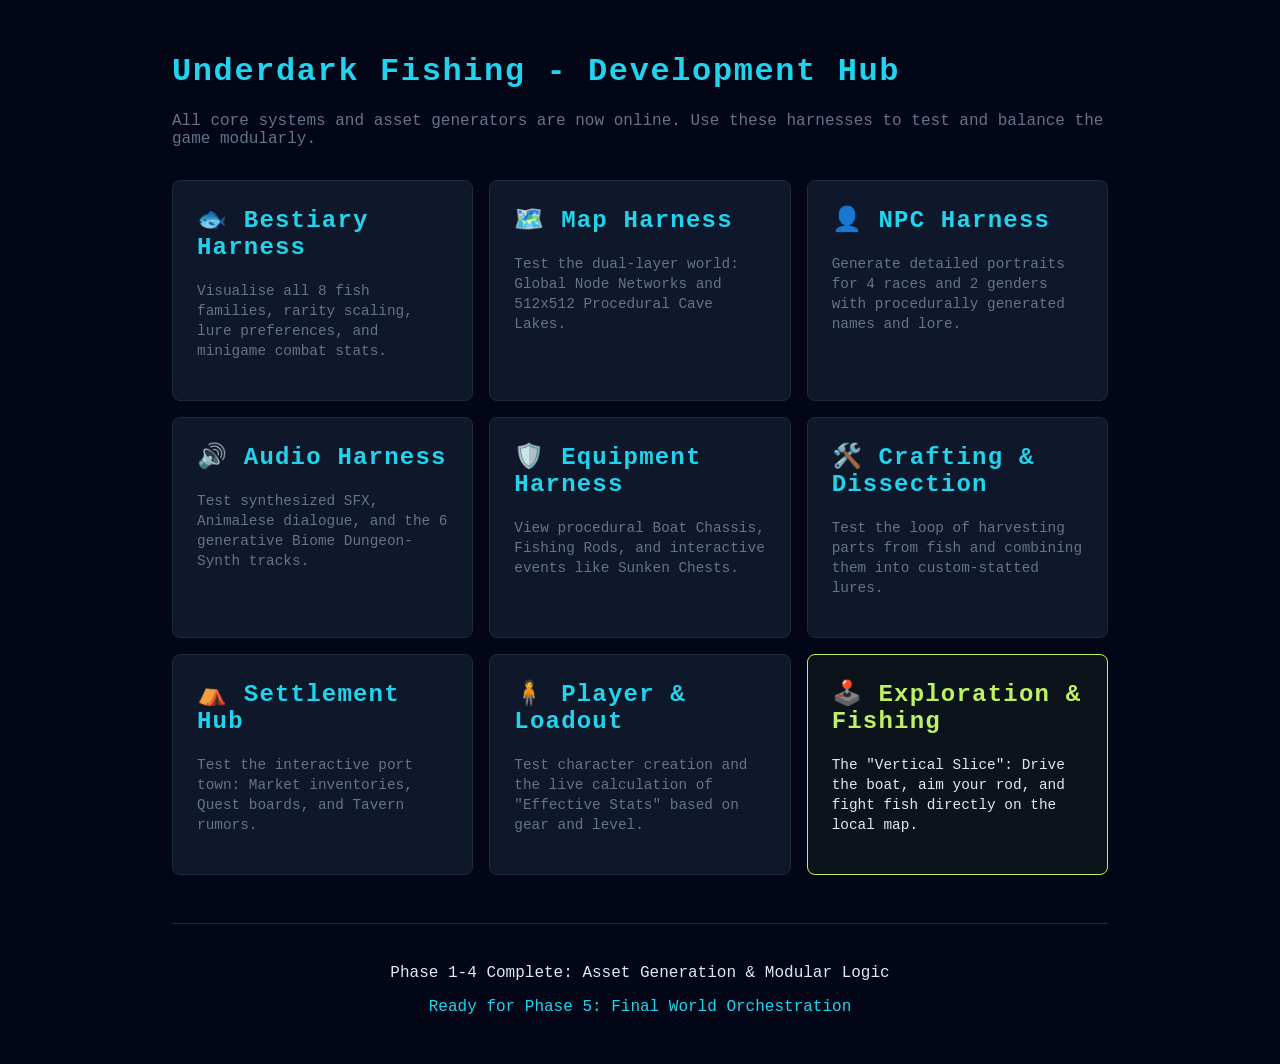
<file: dev.html>
<!DOCTYPE html>
<html lang="en">
<head>
    <meta charset="UTF-8">
    <meta name="viewport" content="width=device-width, initial-scale=1.0">
    <title>Underdark Fishing - Dev Hub</title>
    <link rel="stylesheet" href="style.css">
</head>
<body>
    <div class="container">
        <h1>Underdark Fishing - Development Hub</h1>
        <p style="color: var(--muted)">All core systems and asset generators are now online. Use these harnesses to test and balance the game modularly.</p>
        
        <div class="grid">
            <!-- 1. BESTIARY -->
            <a href="harness_bestiary.html" class="card">
                <h2>🐟 Bestiary Harness</h2>
                <p>Visualise all 8 fish families, rarity scaling, lure preferences, and minigame combat stats.</p>
            </a>
            
            <!-- 2. MAPS -->
            <a href="map_harness.html" class="card">
                <h2>🗺️ Map Harness</h2>
                <p>Test the dual-layer world: Global Node Networks and 512x512 Procedural Cave Lakes.</p>
            </a>
            
            <!-- 3. NPCs -->
            <a href="harness_npc.html" class="card">
                <h2>👤 NPC Harness</h2>
                <p>Generate detailed portraits for 4 races and 2 genders with procedurally generated names and lore.</p>
            </a>

            <!-- 4. AUDIO -->
            <a href="harness_audio.html" class="card">
                <h2>🔊 Audio Harness</h2>
                <p>Test synthesized SFX, Animalese dialogue, and the 6 generative Biome Dungeon-Synth tracks.</p>
            </a>

            <!-- 5. EQUIPMENT -->
            <a href="harness_equipment.html" class="card">
                <h2>🛡️ Equipment Harness</h2>
                <p>View procedural Boat Chassis, Fishing Rods, and interactive events like Sunken Chests.</p>
            </a>

            <!-- 6. CRAFTING -->
            <a href="harness_crafting.html" class="card">
                <h2>🛠️ Crafting & Dissection</h2>
                <p>Test the loop of harvesting parts from fish and combining them into custom-statted lures.</p>
            </a>

            <!-- 7. SETTLEMENT -->
            <a href="harness_settlement.html" class="card">
                <h2>⛺ Settlement Hub</h2>
                <p>Test the interactive port town: Market inventories, Quest boards, and Tavern rumors.</p>
            </a>

            <!-- 8. PLAYER -->
            <a href="harness_player.html" class="card">
                <h2>🧍 Player & Loadout</h2>
                <p>Test character creation and the live calculation of "Effective Stats" based on gear and level.</p>
            </a>

            <!-- 9. THE VERTICAL SLICE -->
            <a href="harness_exploration.html" class="card" style="border-color: var(--glow); background: rgba(190, 242, 100, 0.05);">
                <h2 style="color: var(--glow);">🕹️ Exploration & Fishing</h2>
                <p style="color: var(--ink);">The "Vertical Slice": Drive the boat, aim your rod, and fight fish directly on the local map.</p>
            </a>
        </div>

        <footer style="margin-top: 3rem; text-align: center; border-top: 1px solid var(--border); padding-top: 1.5rem;">
            <p class="muted small">Phase 1-4 Complete: Asset Generation & Modular Logic</p>
            <p class="muted small" style="color: var(--accent);">Ready for Phase 5: Final World Orchestration</p>
        </footer>
    </div>
</body>
</html>
</file>
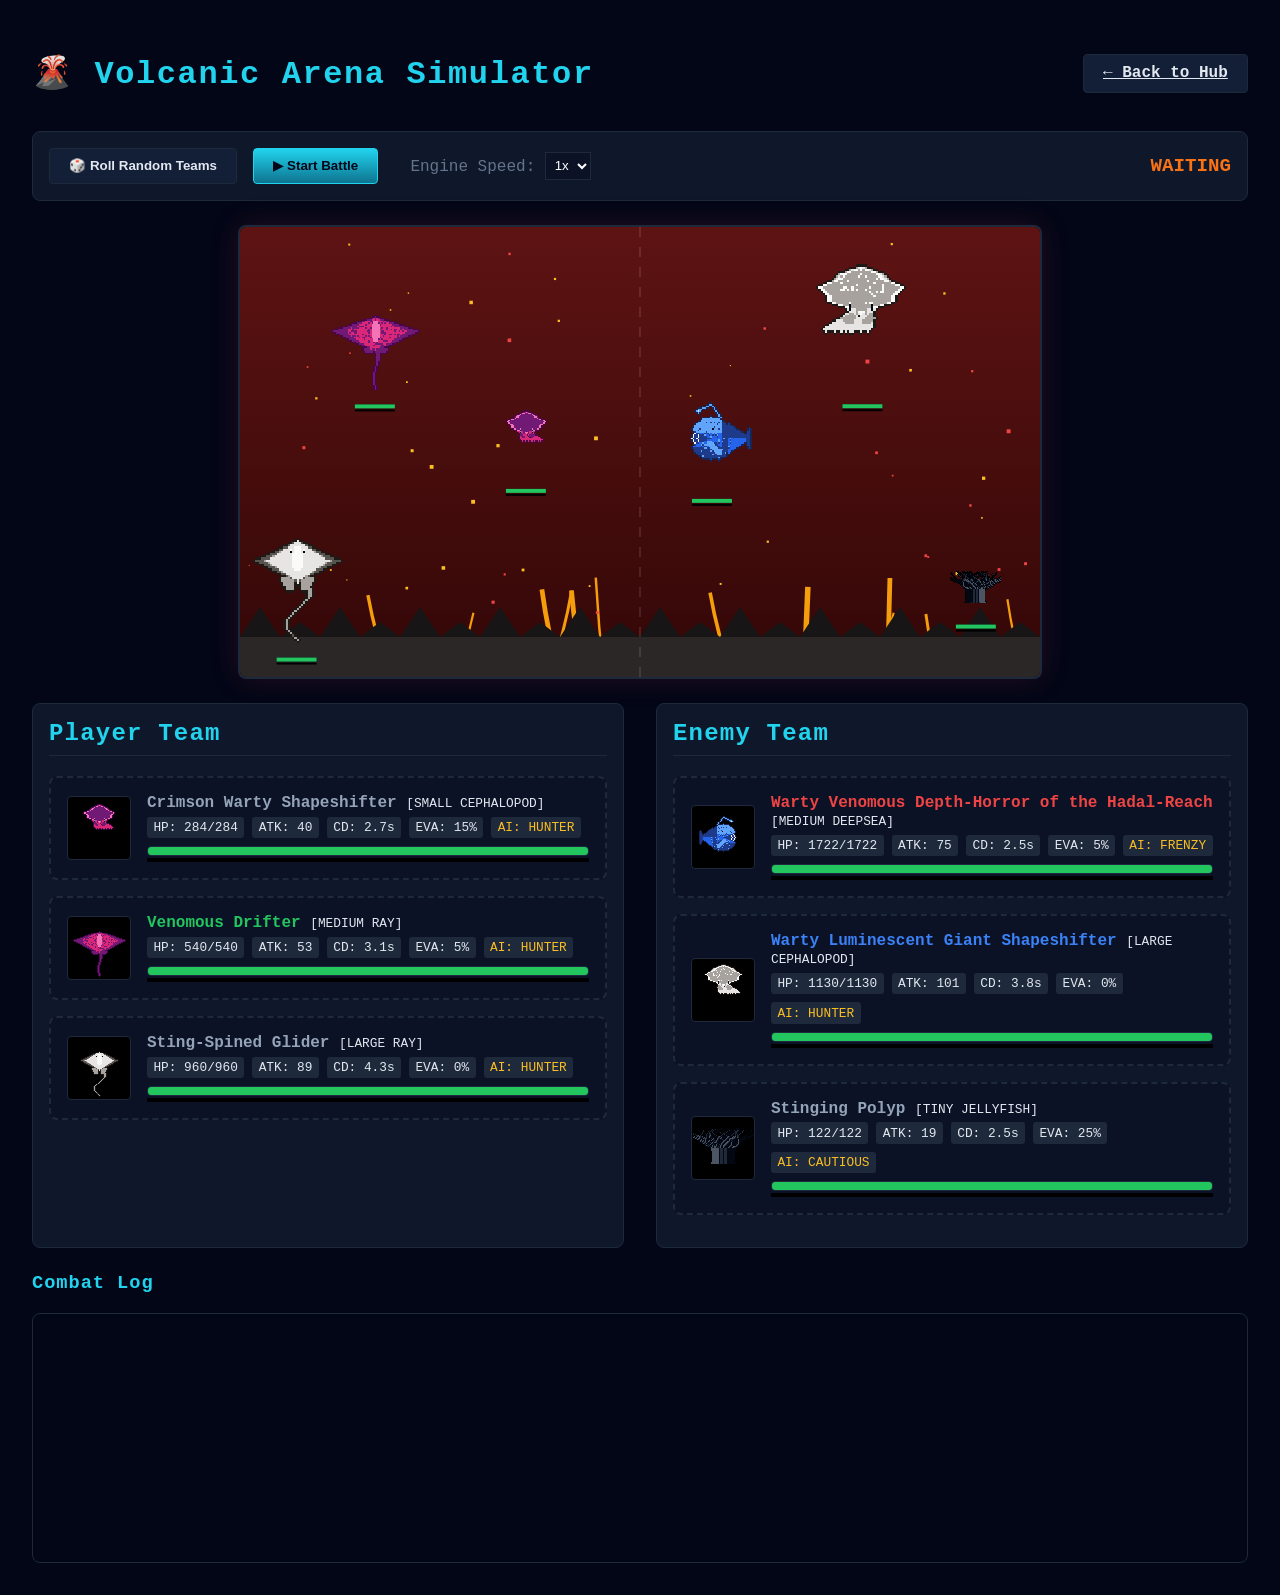
<file: harness_arena.html>
<!DOCTYPE html>
<html lang="en">
<head>
    <meta charset="UTF-8">
    <meta name="viewport" content="width=device-width, initial-scale=1.0">
    <title>Volcanic Arena Harness - Underdark Fishing</title>
    <link rel="stylesheet" href="style.css">
    <style>
        .arena-grid { display: grid; grid-template-columns: 1fr 1fr; gap: 2rem; margin-top: 1rem; }
        .team-panel { background: var(--panel); border: 1px solid var(--border); padding: 1rem; border-radius: 0.5rem; }
        .team-panel h2 { margin-top: 0; color: var(--accent); border-bottom: 1px solid var(--border); padding-bottom: 0.5rem; }
        
        .fish-slot { background: var(--bg-2); border: 2px dashed var(--border); border-radius: 0.5rem; padding: 1rem; margin-bottom: 1rem; display: flex; gap: 1rem; align-items: center; position: relative;}
        .fish-slot img { width: 64px; height: 64px; image-rendering: pixelated; border: 1px solid #1E293B; background: #000; border-radius: 4px; }
        
        .stat-badge { font-size: 0.8rem; background: #1E293B; padding: 0.2rem 0.4rem; border-radius: 3px; color: var(--ink); }
        .hp-bar-bg { width: 100%; height: 10px; background: #000; border: 1px solid #1E293B; margin-top: 0.5rem; border-radius: 4px; overflow: hidden; position: relative;}
        .hp-bar-fill { height: 100%; background: #22C55E; transition: width 0.2s; position: absolute; left: 0; z-index: 1;}
        .shield-bar-fill { height: 100%; background: #38BDF8; transition: width 0.2s; position: absolute; right: 0; z-index: 2; opacity: 0.8;}
        
        .cd-bar-bg { width: 100%; height: 4px; background: #000; margin-top: 2px; }
        .cd-bar-fill { height: 100%; background: #FBBF24; width: 100%; transition: width 0.1s linear; }
        
        #combat-log { background: #020617; border: 1px solid var(--border); padding: 1rem; height: 250px; overflow-y: auto; font-family: monospace; font-size: 0.85rem; color: #94A3B8; border-radius: 0.5rem; line-height: 1.4;}
        .log-hit { color: #E2E8F0; }
        .log-crit { color: #F59E0B; font-weight: bold; }
        .log-ability { color: #A855F7; }
        .log-miss { color: #475569; font-style: italic; }
        .log-shield { color: #38BDF8; }
        .log-death { color: #EF4444; font-weight: bold; border-top: 1px dashed #334155; padding-top: 0.3rem; margin-top: 0.3rem;}
        
        .btn { background: var(--panel-2); border: 1px solid var(--border); color: var(--ink); padding: 0.6rem 1.2rem; border-radius: 0.25rem; cursor: pointer; font-weight: bold; }
        .btn:hover { border-color: var(--accent); color: var(--accent); }
        .btn.primary { background: linear-gradient(180deg, #22D3EE, #0E7490); color: #020617; border-color: var(--accent); }

        .status-icons { position: absolute; top: 0.5rem; right: 0.5rem; display: flex; gap: 0.3rem; }
        .status-icon { width: 14px; height: 14px; border-radius: 50%; border: 1px solid #000; }
        .status-shield { background: #38BDF8; box-shadow: 0 0 5px #38BDF8; }
        .status-stun { background: #FDE047; box-shadow: 0 0 5px #FDE047; }
        .status-poison { background: #22C55E; }
        .status-blind { background: #0F172A; border-color: #FFF;}

        .floating-dmg { position: absolute; font-weight: bold; text-shadow: 1px 1px 0 #000; animation: floatUp 1s ease-out forwards; pointer-events: none; z-index: 10;}
        @keyframes floatUp { 0% { transform: translateY(0) scale(1); opacity: 1; } 100% { transform: translateY(-25px) scale(1.5); opacity: 0; } }

        /* Canvas Wrapper */
        .canvas-wrapper {
            display: flex; justify-content: center; margin: 1.5rem 0;
        }
        #arena-canvas {
            border: 2px solid var(--border); border-radius: 8px;
            background: #000; box-shadow: 0 0 30px rgba(239, 68, 68, 0.15);
        }
    </style>
</head>
<body>
    <div class="container" style="max-width: 1400px;">
        <div style="display: flex; justify-content: space-between; align-items: center; margin-bottom: 1rem;">
            <h1>🌋 Volcanic Arena Simulator</h1>
            <a href="index.html" class="btn">← Back to Hub</a>
        </div>

        <div style="display: flex; gap: 1rem; align-items: center; background: var(--panel); padding: 1rem; border-radius: 0.5rem; border: 1px solid var(--border);">
            <button class="btn" id="btn-roll-teams">🎲 Roll Random Teams</button>
            <button class="btn primary" id="btn-start">▶ Start Battle</button>
            <label style="color: var(--muted); margin-left: 1rem;">Engine Speed: 
                <select id="sim-speed" style="background: var(--bg-2); color: white; border: 1px solid var(--border); padding: 0.3rem;">
                    <option value="1">1x</option>
                    <option value="2">2x</option>
                    <option value="5">5x</option>
                </select>
            </label>
            <div id="battle-status" style="margin-left: auto; font-size: 1.2rem; font-weight: bold; color: var(--warn);">WAITING</div>
        </div>

        <!-- THE CANVAS RENDERER -->
        <div class="canvas-wrapper">
            <canvas id="arena-canvas"></canvas>
        </div>

        <div class="arena-grid">
            <div class="team-panel">
                <h2>Player Team</h2>
                <div id="player-slots"></div>
            </div>
            <div class="team-panel">
                <h2>Enemy Team</h2>
                <div id="enemy-slots"></div>
            </div>
        </div>

        <h3 style="margin-top: 1.5rem; color: var(--accent);">Combat Log</h3>
        <div id="combat-log"></div>
    </div>

    <script type="module">
        import { generateFishData, generateFishInstance } from './js/data/fish_data_generator.js';
        import { ArenaEngine } from './js/fishing/arena_engine.js';
        import { ArenaRenderer } from './js/fishing/arena_renderer.js';
        import { createRng } from './js/util/rng.js';

        let playerTeam = [];
        let enemyTeam = [];
        let engine = null;
        let simFrame = null;
        let lastTime = 0;

        // Initialize the Arena Renderer
        const canvas = document.getElementById('arena-canvas');
        ArenaRenderer.init(canvas);

        // Visuals
        const rarityColors = { 'Common':'#94A3B8', 'Uncommon':'#22C55E', 'Rare':'#3B82F6', 'Legendary':'#F59E0B', 'Boss':'#EF4444' };
        
        const getSlotHtml = (fish, team, idx) => {
            if (!fish) return `<div class="fish-slot"><span class="muted">Empty Slot</span></div>`;
            return `
                <div class="fish-slot" id="slot-${team}-${idx}">
                    <img src="${fish.art.imageDataUrl}">
                    <div style="flex: 1;">
                        <b style="color: ${rarityColors[fish.identity.rarity] || '#22D3EE'};">${fish.identity.name}</b> 
                        <span class="muted" style="font-size:0.8rem; text-transform:uppercase;">[${fish.physical.sizeTier} ${fish.identity.family}]</span>
                        <div style="margin-top: 0.3rem; display: flex; gap: 0.5rem; flex-wrap: wrap;">
                            <span class="stat-badge">HP: <span id="hp-val-${team}-${idx}">--</span></span>
                            <span class="stat-badge">ATK: <span id="atk-val-${team}-${idx}">--</span></span>
                            <span class="stat-badge">CD: <span id="cd-val-${team}-${idx}">--</span>s</span>
                            <span class="stat-badge">EVA: <span id="eva-val-${team}-${idx}">--</span>%</span>
                            <span class="stat-badge" style="color: #FBBF24;">AI: <span id="ai-val-${team}-${idx}">--</span></span>
                        </div>
                        <div class="hp-bar-bg">
                            <div class="hp-bar-fill" id="hp-bar-${team}-${idx}"></div>
                            <div class="shield-bar-fill" id="shield-bar-${team}-${idx}" style="width: 0%;"></div>
                        </div>
                        <div class="cd-bar-bg"><div class="cd-bar-fill" id="cd-bar-${team}-${idx}"></div></div>
                    </div>
                    <div class="status-icons" id="status-${team}-${idx}"></div>
                </div>
            `;
        };

        const renderTeams = () => {
            const pSlots = document.getElementById('player-slots');
            const eSlots = document.getElementById('enemy-slots');
            pSlots.innerHTML = ''; eSlots.innerHTML = '';
            for(let i=0; i<3; i++) {
                pSlots.innerHTML += getSlotHtml(playerTeam[i], 'player', i);
                eSlots.innerHTML += getSlotHtml(enemyTeam[i], 'enemy', i);
            }
        };

        const generateRandomTeam = (rng) => {
            const team = [];
            for(let i=0; i<3; i++) {
                const template = generateFishData({ seed: rng.next() * 100000 });
                // We skew the rarity roll so we get a good mix of commons and legendaries in the harness
                team.push(generateFishInstance(template, createRng(rng.next() * 100000), 20)); 
            }
            return team;
        };

        const logMsg = (msg, cssClass = "") => {
            const log = document.getElementById('combat-log');
            log.innerHTML += `<div class="${cssClass}">${msg}</div>`;
            log.scrollTop = log.scrollHeight;
        };

        const spawnFloatingText = (slotId, text, color) => {
            const slot = document.getElementById(slotId);
            if(!slot) return;
            const float = document.createElement('div');
            float.className = 'floating-dmg';
            float.style.color = color;
            float.innerText = text;
            float.style.left = '80px'; 
            float.style.top = `${Math.random() * 20 + 10}px`; // Slight random scatter
            slot.appendChild(float);
            setTimeout(() => float.remove(), 1000);
        };

        document.getElementById('btn-roll-teams').onclick = () => {
            if (simFrame) cancelAnimationFrame(simFrame);
            engine = null;
            document.getElementById('combat-log').innerHTML = '';
            document.getElementById('battle-status').innerText = 'WAITING';
            document.getElementById('battle-status').style.color = 'var(--warn)';
            
            const rng = createRng(Date.now());
            playerTeam = generateRandomTeam(rng);
            enemyTeam = generateRandomTeam(rng);
            renderTeams();

            // We must create an empty/dummy engine just to visualize the healthbars on idle
            engine = new ArenaEngine(playerTeam, enemyTeam);
            
            // Inject ImageDataUrls into the engine fighters so the Renderer can load them
            engine.playerTeam.forEach((f, i) => { if (f) f.imageDataUrl = playerTeam[i].art.imageDataUrl; });
            engine.enemyTeam.forEach((f, i) => { if (f) f.imageDataUrl = enemyTeam[i].art.imageDataUrl; });
            
            ArenaRenderer.loadFighters(engine.playerTeam, engine.enemyTeam);
            ArenaRenderer.start(); // Start the background/idle loop
            syncUiToEngine(); // Set initial text values
        };

        document.getElementById('btn-start').onclick = () => {
            if (playerTeam.length === 0) return;
            if (simFrame) cancelAnimationFrame(simFrame);
            
            // Re-instantiate to reset state
            engine = new ArenaEngine(playerTeam, enemyTeam, (event) => {
                handleArenaEvent(event);
                ArenaRenderer.handleEvent(event); // Route to visualizer
            });
            
            engine.playerTeam.forEach((f, i) => { if (f) f.imageDataUrl = playerTeam[i].art.imageDataUrl; });
            engine.enemyTeam.forEach((f, i) => { if (f) f.imageDataUrl = enemyTeam[i].art.imageDataUrl; });
            
            ArenaRenderer.loadFighters(engine.playerTeam, engine.enemyTeam);
            ArenaRenderer.start();

            syncUiToEngine();
            
            engine.start();
            document.getElementById('combat-log').innerHTML = '';
            document.getElementById('battle-status').innerText = 'FIGHTING';
            document.getElementById('battle-status').style.color = 'var(--cyan-glow)';
            
            lastTime = performance.now();
            requestAnimationFrame(simLoop);
        };

        const simLoop = (time) => {
            if (!engine || engine.state !== 'FIGHTING') return;
            const speedMult = parseFloat(document.getElementById('sim-speed').value);
            const dt = Math.min((time - lastTime) / 1000, 0.1) * speedMult;
            lastTime = time;

            engine.tick(dt);
            syncUiToEngine();

            if (engine.state === 'FIGHTING') {
                simFrame = requestAnimationFrame(simLoop);
            }
        };

        const syncUiToEngine = () => {
            if (!engine) return;
            
            const updateFighterUI = (fighter) => {
                if (!fighter) return;
                const prefix = `${fighter.team}-${fighter.position}`;
                const slot = document.getElementById(`slot-${prefix}`);
                if (!slot) return;

                const displayHp = Math.ceil(fighter.hp);
                document.getElementById(`hp-val-${prefix}`).innerText = `${displayHp}/${fighter.maxHp}` + (fighter.shield > 0 ? ` [+${fighter.shield}]` : '');
                document.getElementById(`atk-val-${prefix}`).innerText = fighter.atk;
                document.getElementById(`cd-val-${prefix}`).innerText = fighter.maxCd.toFixed(1);
                document.getElementById(`eva-val-${prefix}`).innerText = Math.round(fighter.evasion * 100);
                document.getElementById(`ai-val-${prefix}`).innerText = fighter.aiProfile;

                const hpPct = Math.max(0, (fighter.hp / fighter.maxHp) * 100);
                document.getElementById(`hp-bar-${prefix}`).style.width = `${hpPct}%`;
                
                const shieldPct = Math.min(100, (fighter.shield / fighter.maxHp) * 100);
                document.getElementById(`shield-bar-${prefix}`).style.width = `${shieldPct}%`;
                
                const cdPct = Math.max(0, (1 - (fighter.cd / fighter.maxCd)) * 100);
                document.getElementById(`cd-bar-${prefix}`).style.width = `${cdPct}%`;

                if (fighter.isDead) {
                    slot.style.opacity = '0.3';
                    slot.style.filter = 'grayscale(1)';
                    document.getElementById(`hp-bar-${prefix}`).style.width = `0%`;
                    document.getElementById(`shield-bar-${prefix}`).style.width = `0%`;
                }

                const statusBox = document.getElementById(`status-${prefix}`);
                let statusHtml = '';
                if (fighter.shield > 0) statusHtml += '<div class="status-icon status-shield" title="Shielded"></div>';
                if (fighter.stunTimer > 0) statusHtml += '<div class="status-icon status-stun" title="Stunned"></div>';
                if (fighter.blindStacks > 0) statusHtml += '<div class="status-icon status-blind" title="Blinded"></div>';
                fighter.poisonStacks.forEach(() => { statusHtml += '<div class="status-icon status-poison"></div>'; });
                statusBox.innerHTML = statusHtml;
            };

            engine.playerTeam.forEach(updateFighterUI);
            engine.enemyTeam.forEach(updateFighterUI);
        };

        const handleArenaEvent = (e) => {
            const timeStr = `[${e.time.toFixed(1)}s]`;
            
            if (e.type === 'BATTLE_START') logMsg(`⚔️ Battle Started!`, 'log-ability');
            
            else if (e.type === 'SHIELD_BLOCK') {
                const srcName = e.source ? e.source.name : 'Unknown';
                logMsg(`${timeStr} 🛡️ ${e.target.name}'s shield absorbs ${e.blocked} damage from ${srcName}!`, 'log-shield');
                spawnFloatingText(`slot-${e.target.team}-${e.target.position}`, `BLOCK`, '#38BDF8');
            }
            
            else if (e.type === 'DAMAGE') {
                const srcName = e.source ? e.source.name : 'Unknown';
                const style = e.isSuperEffective ? 'log-crit' : 'log-hit';
                const effectText = e.isSuperEffective ? ' (Super Effective!)' : '';
                
                if (e.dmgType === 'POISON') {
                    spawnFloatingText(`slot-${e.target.team}-${e.target.position}`, `-${e.amount}`, '#22C55E');
                } else if (e.dmgType === 'SPLASH') {
                    logMsg(`${timeStr} 🌊 ${e.target.name} takes ${e.amount} Splash damage from ${srcName}.`, 'log-hit');
                    spawnFloatingText(`slot-${e.target.team}-${e.target.position}`, `-${e.amount}`, '#FCA5A5');
                } else {
                    logMsg(`${timeStr} 🗡️ ${srcName} hits ${e.target.name} for ${e.amount} damage.${effectText}`, style);
                    spawnFloatingText(`slot-${e.target.team}-${e.target.position}`, `-${e.amount}`, e.isSuperEffective ? '#FBBF24' : '#EF4444');
                }
            }
            else if (e.type === 'MISS') {
                logMsg(`${timeStr} 💨 ${e.attacker.name} attacks ${e.target.name} but ${e.reason}!`, 'log-miss');
                spawnFloatingText(`slot-${e.target.team}-${e.target.position}`, e.reason, '#94A3B8');
            }
            else if (e.type === 'ABILITY') {
                let valText = e.value ? ` (${e.value})` : '';
                logMsg(`${timeStr} ✨ ${e.attacker.name} uses [${e.ability}] on ${e.target.name}!${valText}`, 'log-ability');
                
                if (e.ability === 'Vampiric Bite') spawnFloatingText(`slot-${e.attacker.team}-${e.attacker.position}`, `+${e.value}`, '#F472B6');
                if (e.ability === 'Schooling Shield') spawnFloatingText(`slot-${e.target.team}-${e.target.position}`, `SHIELD`, '#38BDF8');
            }
            else if (e.type === 'DEATH') {
                logMsg(`${timeStr} 💀 ${e.target.name} has been defeated!`, 'log-death');
            }
            else if (e.type === 'BATTLE_END') {
                const statusEl = document.getElementById('battle-status');
                if (e.winner === 'PLAYER') {
                    statusEl.innerText = 'VICTORY!'; statusEl.style.color = '#22C55E';
                } else if (e.winner === 'ENEMY') {
                    statusEl.innerText = 'DEFEAT!'; statusEl.style.color = '#EF4444';
                } else {
                    statusEl.innerText = 'TIMEOUT / DRAW!'; statusEl.style.color = '#94A3B8';
                }
                logMsg(`🏁 BATTLE CONCLUDED. Winner: ${e.winner}`, 'log-ability');
            }
        };

        // Init
        document.getElementById('btn-roll-teams').click();
    </script>
</body>
</html>
</file>
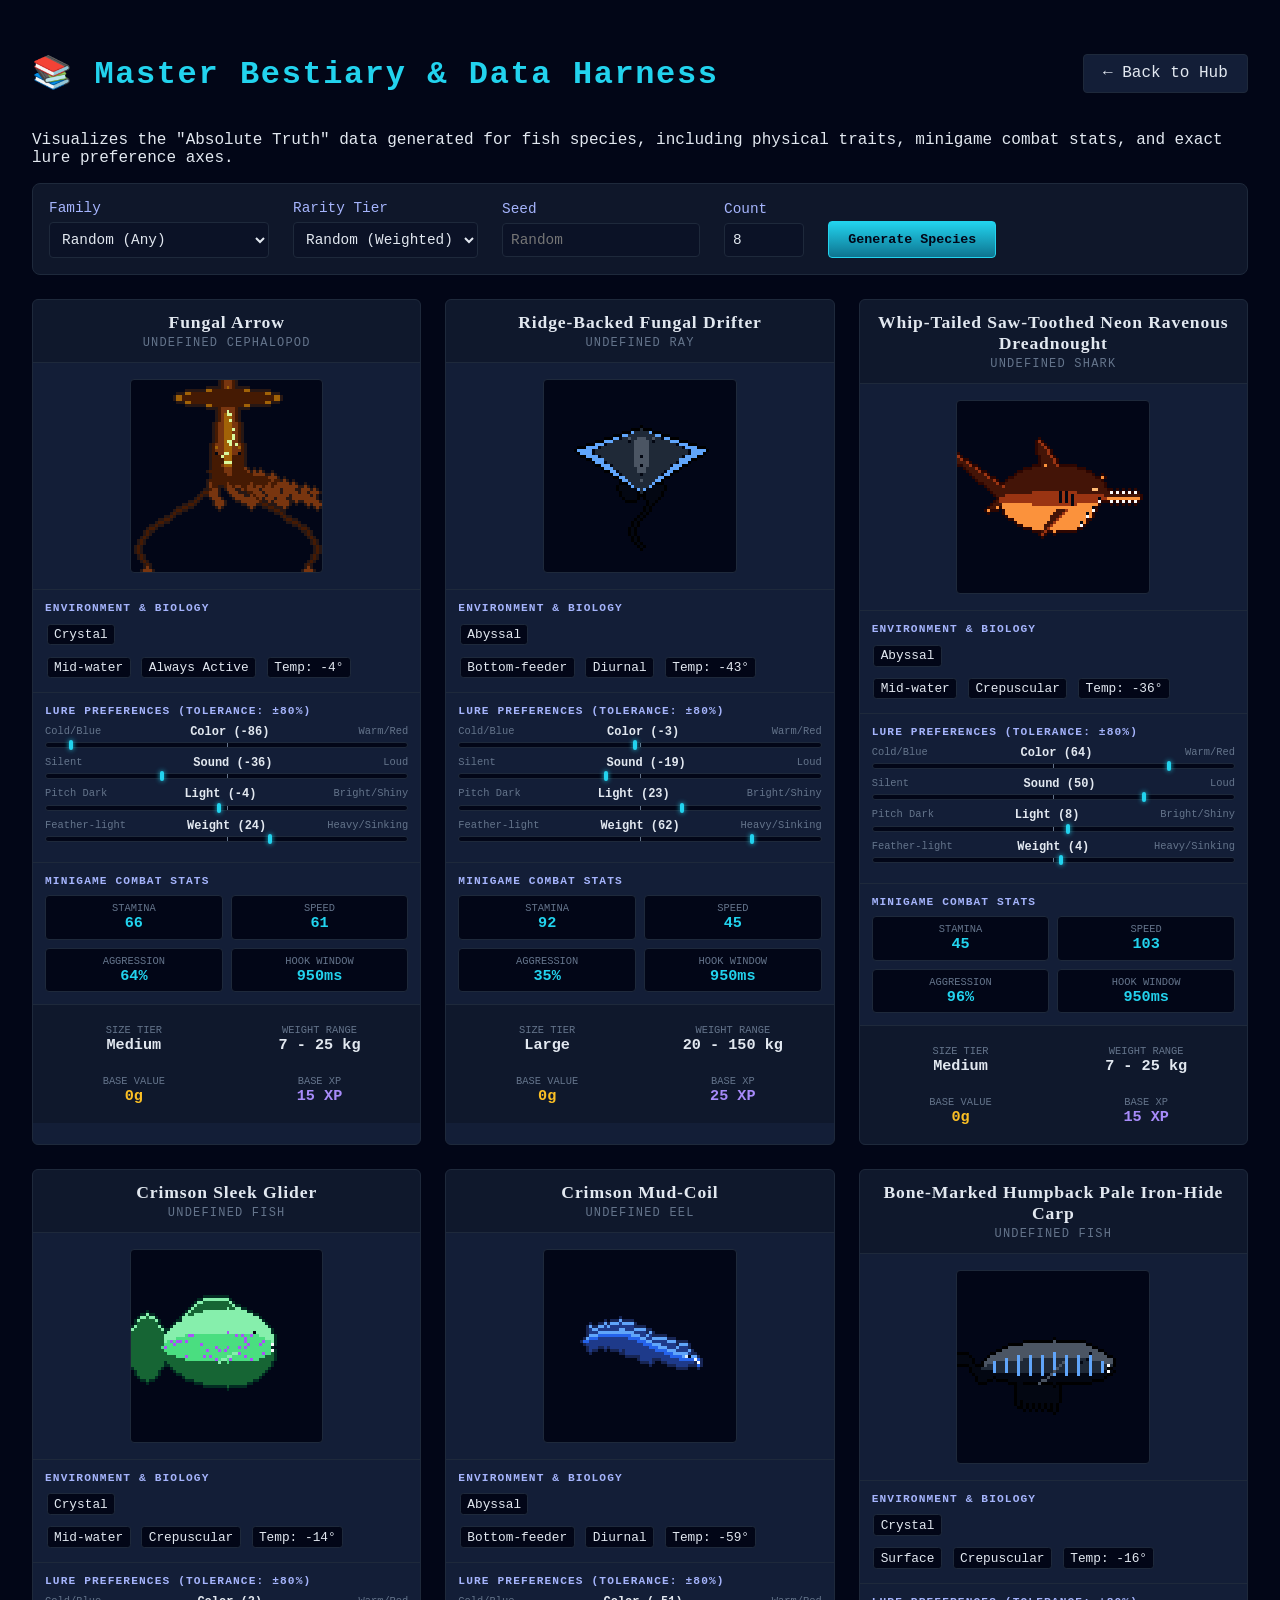
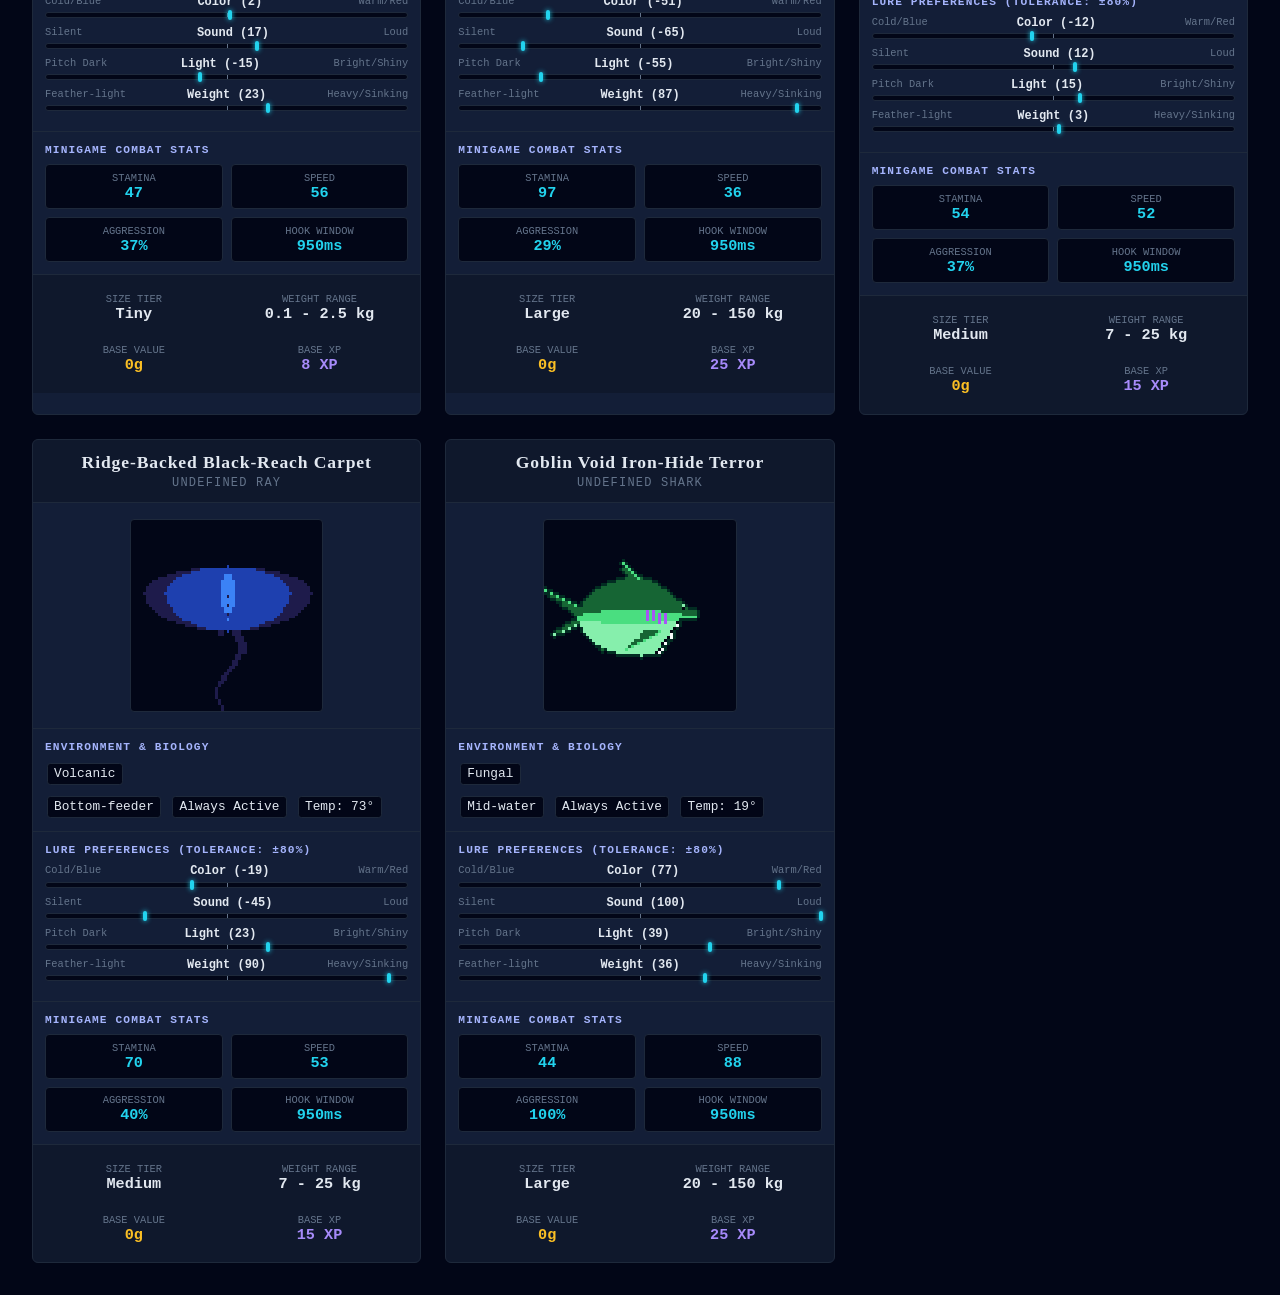
<file: harness_bestiary.html>
<!DOCTYPE html>
<html lang="en">
<head>
    <meta charset="UTF-8">
    <meta name="viewport" content="width=device-width, initial-scale=1.0">
    <title>Bestiary & Data Harness - Underdark Fishing</title>
    <link rel="stylesheet" href="style.css">
    <style>
        .control-bar {
            background: var(--panel); 
            border: 1px solid var(--border);
            padding: 1rem; 
            border-radius: 0.5rem; 
            display: flex; 
            gap: 1.5rem;
            align-items: center; 
            flex-wrap: wrap; 
            margin-bottom: 1.5rem;
        }
        .control-bar label { 
            font-size: 0.9rem; 
            color: var(--accent-2); 
            display: flex; 
            flex-direction: column; 
            gap: 0.4rem;
        }
        .control-bar select, .control-bar input {
            background: var(--bg-2); 
            border: 1px solid var(--border); 
            color: var(--ink);
            padding: 0.5rem; 
            border-radius: 0.25rem; 
            font-family: inherit; 
            font-size: 0.9rem;
        }
        .btn {
            background: var(--panel-2); 
            border: 1px solid var(--border); 
            color: var(--ink);
            padding: 0.6rem 1.2rem; 
            border-radius: 0.25rem; 
            cursor: pointer; 
            font-family: inherit;
            text-decoration: none;
            display: inline-block;
        }
        .btn.primary { 
            background: linear-gradient(180deg, #22D3EE, #0E7490); 
            color: #020617; 
            font-weight: bold; 
            border-color: var(--accent); 
        }
        .btn:hover { border-color: var(--accent); filter: brightness(1.1); }
        
        .sprites { 
            display: grid; 
            grid-template-columns: repeat(auto-fill, minmax(340px, 1fr)); /* Wider cards to fit data */
            gap: 1.5rem; 
        }
        .sprite-card { 
            background: var(--panel-2); 
            border: 1px solid var(--border); 
            border-radius: 0.375rem; 
            overflow: hidden;
            display: flex;
            flex-direction: column;
        }
        
        /* Card Header */
        .card-header {
            padding: 0.75rem;
            text-align: center;
            border-bottom: 1px solid var(--border);
            background: rgba(0, 0, 0, 0.2);
        }
        .card-header b { font-size: 1.1rem; font-family: 'Cinzel', serif; letter-spacing: 0.05em; display: block;}
        .card-header .family { font-size: 0.75rem; text-transform: uppercase; color: var(--muted); letter-spacing: 0.1em; margin-top: 0.2rem;}

        /* Rarity Colors */
        .rarity-Common b { color: var(--ink); }
        .rarity-Uncommon b { color: #22C55E; }
        .rarity-Rare b { color: #3B82F6; }
        .rarity-Legendary b { color: #F59E0B; text-shadow: 0 0 8px rgba(245, 158, 11, 0.4); }
        .rarity-Boss b { color: #DC2626; text-shadow: 0 0 8px rgba(220, 38, 38, 0.6); }

        .sprite-card img { 
            width: 50%; 
            margin: 1rem auto;
            image-rendering: pixelated; 
            background: #020617; 
            border-radius: 0.25rem; 
            border: 1px solid #1E293B; 
            display: block;
        }

        /* Data Sections */
        .data-section {
            padding: 0.75rem;
            border-top: 1px solid var(--border);
            font-size: 0.8rem;
        }
        .section-title {
            color: var(--accent-2);
            font-size: 0.7rem;
            text-transform: uppercase;
            letter-spacing: 0.1em;
            margin-bottom: 0.5rem;
            font-weight: bold;
        }
        .tag {
            display: inline-block; padding: 0.15rem 0.4rem; border-radius: 0.2rem; 
            background: var(--bg); border: 1px solid var(--border); margin: 0.1rem;
            color: var(--ink);
        }

        /* Stats Grid */
        .stats-grid {
            display: grid;
            grid-template-columns: 1fr 1fr;
            gap: 0.5rem;
        }
        .stat-box {
            background: var(--bg);
            border: 1px solid var(--border);
            padding: 0.4rem;
            border-radius: 0.25rem;
            text-align: center;
        }
        .stat-box span { display: block; color: var(--muted); font-size: 0.65rem; text-transform: uppercase;}
        .stat-box b { color: var(--accent); font-size: 0.95rem; }

        /* Preference Bar */
        .pref-container { margin-bottom: 0.5rem; }
        .pref-labels { display: flex; justify-content: space-between; font-size: 0.65rem; color: var(--muted); margin-bottom: 0.2rem; }
        .pref-labels b { color: var(--ink); font-size: 0.75rem; }
        .pref-track {
            position: relative; height: 6px; background: var(--bg); border: 1px solid var(--border); border-radius: 3px;
        }
        .pref-center { position: absolute; left: 50%; top: 0; bottom: 0; width: 1px; background: var(--muted); }
        .pref-marker {
            position: absolute; top: -3px; bottom: -3px; width: 4px; background: var(--accent); border-radius: 2px;
            box-shadow: 0 0 5px var(--accent); transform: translateX(-50%);
        }
    </style>
</head>
<body>
    <div class="container" style="max-width: 1500px;">
        <div style="display: flex; justify-content: space-between; align-items: center;">
            <h1>📚 Master Bestiary & Data Harness</h1>
            <a href="index.html" class="btn">← Back to Hub</a>
        </div>
        <p class="muted">Visualizes the "Absolute Truth" data generated for fish species, including physical traits, minigame combat stats, and exact lure preference axes.</p>
        
        <div class="control-bar">
            <label>Family
                <select id="family">
                    <option value="Any">Random (Any)</option>
                    <option value="fish">Standard Fish</option>
                    <option value="ray">Ray / Flatfish</option>
                    <option value="shark">Shark / Predator</option>
                    <option value="cephalopod">Cephalopod</option>
                    <option value="crustacean">Crustacean</option>
                    <option value="deepsea">Deep Sea Horror</option>
                    <option value="eel">Eel / Serpentine</option>
                    <option value="jellyfish">Jellyfish / Cnidarian</option>
                </select>
            </label>
            <label>Rarity Tier
                <select id="rarity">
                    <option value="Any">Random (Weighted)</option>
                    <option value="Common">Common</option>
                    <option value="Uncommon">Uncommon</option>
                    <option value="Rare">Rare</option>
                    <option value="Legendary">Legendary</option>
                    <option value="Boss">Boss</option>
                </select>
            </label>
            <label>Seed <input id="seed" type="number" value="" placeholder="Random"/></label>
            <label>Count <input id="count" type="number" value="8" min="1" max="96" style="width:5rem"/></label>
            <button class="btn primary" id="gen-btn" style="margin-top: 1.3rem;">Generate Species</button>
        </div>

        <div id="sprites" class="sprites"></div>
    </div>

    <!-- ES Module Script -->
    <script type="module">
        import { createRng } from './js/util/rng.js';
        
        // Import the Master Data Generator instead of individual art generators
        import { generateFishData } from './js/data/fish_data_generator.js';

        // Helper to draw the preference sliders (-100 to 100)
        function makePrefBar(label, value, leftText, rightText) {
            // Convert -100 to 100 into a percentage (0% to 100%)
            const percent = Math.max(0, Math.min(100, (value + 100) / 2));
            return `
                <div class="pref-container">
                    <div class="pref-labels">
                        <span>${leftText}</span>
                        <b>${label} (${value})</b>
                        <span>${rightText}</span>
                    </div>
                    <div class="pref-track">
                        <div class="pref-center"></div>
                        <div class="pref-marker" style="left: ${percent}%;"></div>
                    </div>
                </div>
            `;
        }

        document.getElementById('gen-btn').addEventListener('click', () => {
            const familySelect = document.getElementById('family').value;
            const raritySelect = document.getElementById('rarity').value;
            
            const baseSeedInput = document.getElementById('seed').value;
            const baseSeed = baseSeedInput ? parseInt(baseSeedInput) : Date.now();
            const count = Math.min(96, parseInt(document.getElementById('count').value) || 8);
            
            const container = document.getElementById('sprites');
            container.innerHTML = ''; 
            
            for (let i = 0; i < count; i++) {
                const seed = (baseSeed + i * 333) >>> 0;
                
                // Set up options based on UI
                const options = { seed: seed };
                if (familySelect !== 'Any') options.family = familySelect;
                if (raritySelect !== 'Any') options.rarity = raritySelect;

                // 1. Generate Master Data Object
                const fish = generateFishData(options);
                
                // 2. Build Card HTML
                const card = document.createElement('div');
                card.className = `sprite-card`;
                
                // Format biomes
                const biomeTags = fish.environment.biomes.map(b => `<span class="tag" style="text-transform: capitalize;">${b}</span>`).join('');

                card.innerHTML = `
                    <div class="card-header rarity-${fish.identity.rarity}">
                        <b>${fish.identity.name}</b>
                        <div class="family">${fish.identity.rarity} ${fish.identity.family}</div>
                    </div>
                    
                    <img src="${fish.art.imageDataUrl}" alt="${fish.identity.name}" />
                    
                    <div class="data-section">
                        <div class="section-title">Environment & Biology</div>
                        <div style="margin-bottom: 0.5rem;">${biomeTags}</div>
                        <span class="tag">${fish.environment.depthPref}</span>
                        <span class="tag">${fish.environment.activeHours}</span>
                        <span class="tag">Temp: ${fish.environment.tempPref}°</span>
                    </div>

                    <div class="data-section">
                        <div class="section-title">Lure Preferences (Tolerance: ±${(fish.lurePrefs.tolerance * 100).toFixed(0)}%)</div>
                        ${makePrefBar('Color', fish.lurePrefs.color, 'Cold/Blue', 'Warm/Red')}
                        ${makePrefBar('Sound', fish.lurePrefs.sound, 'Silent', 'Loud')}
                        ${makePrefBar('Light', fish.lurePrefs.light, 'Pitch Dark', 'Bright/Shiny')}
                        ${makePrefBar('Weight', fish.lurePrefs.weight, 'Feather-light', 'Heavy/Sinking')}
                    </div>

                    <div class="data-section">
                        <div class="section-title">Minigame Combat Stats</div>
                        <div class="stats-grid">
                            <div class="stat-box"><span>Stamina</span><b>${fish.combat.stamina}</b></div>
                            <div class="stat-box"><span>Speed</span><b>${fish.combat.speed}</b></div>
                            <div class="stat-box"><span>Aggression</span><b>${(fish.combat.aggression * 100).toFixed(0)}%</b></div>
                            <div class="stat-box"><span>Hook Window</span><b>${fish.combat.hookWindowMs}ms</b></div>
                        </div>
                    </div>

                    <div class="data-section" style="background: rgba(0,0,0,0.2);">
                        <div class="stats-grid">
                            <div class="stat-box" style="border:none; background:transparent;">
                                <span>Size Tier</span><b style="color:var(--ink);">${fish.physical.sizeTier}</b>
                            </div>
                            <div class="stat-box" style="border:none; background:transparent;">
                                <span>Weight Range</span><b style="color:var(--ink);">${fish.physical.weightRange.min} - ${fish.physical.weightRange.max} kg</b>
                            </div>
                            <div class="stat-box" style="border:none; background:transparent;">
                                <span>Base Value</span><b style="color:#FBBF24;">${fish.economy.baseValue}g</b>
                            </div>
                            <div class="stat-box" style="border:none; background:transparent;">
                                <span>Base XP</span><b style="color:#A78BFA;">${fish.economy.baseXp} XP</b>
                            </div>
                        </div>
                    </div>
                `;
                container.appendChild(card);
            }
        });

        // Trigger an initial generation on page load
        document.getElementById('gen-btn').click();
    </script>
</body>
</html>
</file>
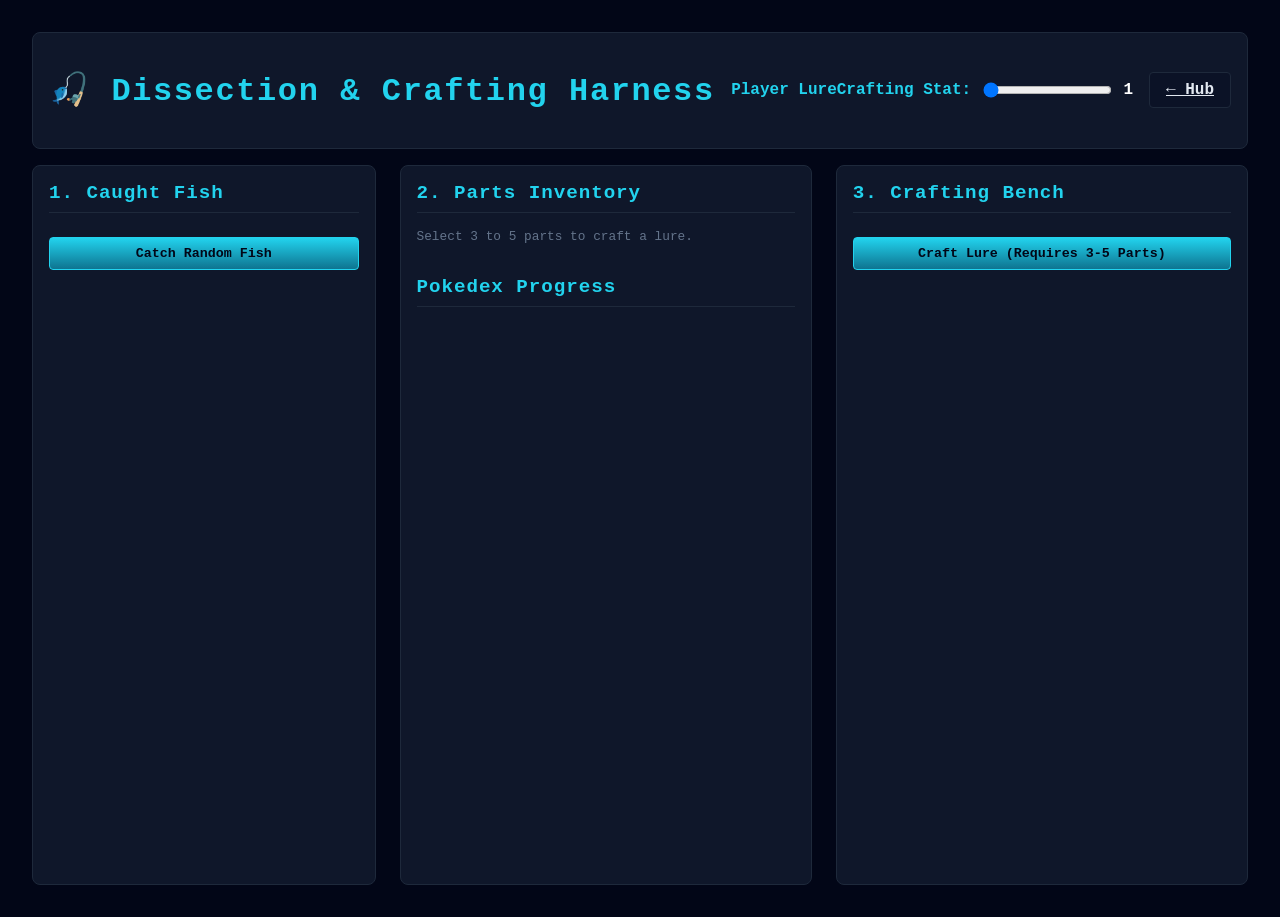
<file: harness_crafting.html>
<!DOCTYPE html>
<html lang="en">
<head>
    <meta charset="UTF-8">
    <meta name="viewport" content="width=device-width, initial-scale=1.0">
    <title>Crafting Harness - Underdark Fishing</title>
    <link rel="stylesheet" href="style.css">
    <style>
        .layout-grid {
            display: grid;
            grid-template-columns: 1fr 1.2fr 1.2fr;
            gap: 1.5rem;
            margin-top: 1rem;
            align-items: start;
        }
        .panel-col {
            background: var(--panel);
            border: 1px solid var(--border);
            border-radius: 0.5rem;
            padding: 1rem;
            min-height: 80vh;
        }
        .panel-col h2 { font-size: 1.2rem; border-bottom: 1px solid var(--border); padding-bottom: 0.5rem; margin-top: 0;}
        
        .fish-card, .part-card, .lure-card {
            background: var(--panel-2);
            border: 1px solid var(--border);
            padding: 0.75rem;
            border-radius: 0.375rem;
            margin-bottom: 0.75rem;
            transition: all 0.2s;
        }
        .fish-card img, .lure-card img {
            width: 120px; image-rendering: pixelated; background: #020617; border-radius: 0.25rem; border: 1px solid #1E293B; display: block; margin: 0 auto 0.5rem;
        }
        .part-card { cursor: pointer; display: flex; justify-content: space-between; align-items: center; }
        .part-card:hover { border-color: var(--accent); }
        .part-card.selected { border-color: var(--glow); background: rgba(190, 242, 100, 0.1); }
        
        .stat-line { font-size: 0.8rem; color: var(--muted); display: flex; justify-content: space-between; margin-bottom: 0.2rem;}
        .stat-val { font-weight: bold; }
        .pos { color: var(--glow); }
        .neg { color: var(--warn); }
        
        .progress-bar { width: 100%; height: 8px; background: var(--bg); border-radius: 4px; overflow: hidden; margin-top: 0.25rem;}
        .progress-fill { height: 100%; background: var(--accent); transition: width 0.3s; }

        .btn { background: var(--bg-2); border: 1px solid var(--border); color: var(--ink); padding: 0.5rem 1rem; border-radius: 0.25rem; cursor: pointer; font-family: inherit; font-weight: bold; width: 100%; margin-top: 0.5rem;}
        .btn:hover { border-color: var(--accent); }
        .btn.primary { background: linear-gradient(180deg, #22D3EE, #0E7490); color: #020617; border-color: var(--accent); }
        .btn.danger { background: #7F1D1D; color: white; border-color: #DC2626; }
        
        .top-bar { display: flex; justify-content: space-between; align-items: center; background: var(--panel); padding: 1rem; border-radius: 0.5rem; border: 1px solid var(--border); }
    </style>
</head>
<body>
    <div class="container" style="max-width: 1400px;">
        <div class="top-bar">
            <h1>🎣 Dissection & Crafting Harness</h1>
            
            <div style="display: flex; gap: 1rem; align-items: center;">
                <label style="color: var(--accent); font-weight: bold;">
                    Player LureCrafting Stat: 
                    <input type="range" id="stat-slider" min="1" max="5" value="1" style="vertical-align: middle;">
                    <span id="stat-val" style="color: white;">1</span>
                </label>
                <a href="index.html" class="btn" style="width: auto; margin:0;">← Hub</a>
            </div>
        </div>

        <div class="layout-grid">
            <!-- COL 1: CATCHING -->
            <div class="panel-col">
                <h2>1. Caught Fish</h2>
                <button class="btn primary" id="btn-catch">Catch Random Fish</button>
                <div id="catch-container" style="margin-top: 1rem;"></div>
            </div>

            <!-- COL 2: INVENTORY & KNOWLEDGE -->
            <div class="panel-col">
                <h2>2. Parts Inventory</h2>
                <div style="font-size: 0.8rem; color: var(--muted); margin-bottom: 0.5rem;">Select 3 to 5 parts to craft a lure.</div>
                <div id="inventory-container"></div>
                
                <h2 style="margin-top: 2rem;">Pokedex Progress</h2>
                <div id="pokedex-container"></div>
            </div>

            <!-- COL 3: CRAFTING BENCH -->
            <div class="panel-col">
                <h2>3. Crafting Bench</h2>
                <button class="btn primary" id="btn-craft" disabled>Craft Lure (Requires 3-5 Parts)</button>
                <div id="lure-container" style="margin-top: 1rem;"></div>
            </div>
        </div>
    </div>

    <script type="module">
        import { generateFishData } from './js/data/fish_data_generator.js';
        import { DissectionEngine } from './js/data/fish_dissection.js';
        import { LureCrafter } from './js/fishing/lure_crafter.js';

        let currentFish = null;
        let inventory =[];
        let selectedIndices = new Set();
        let pokedex = {}; // Stores Knowledge XP per family for simplicity in harness

        const statSlider = document.getElementById('stat-slider');
        const statVal = document.getElementById('stat-val');
        statSlider.addEventListener('input', (e) => statVal.innerText = e.target.value);

        // Helper: Format stats with +/-
        function fmt(val) {
            if (val > 0) return `<span class="stat-val pos">+${val}</span>`;
            if (val < 0) return `<span class="stat-val neg">${val}</span>`;
            return `<span class="stat-val">0</span>`;
        }

        // --- CATCH LOGIC ---
        document.getElementById('btn-catch').addEventListener('click', () => {
            currentFish = generateFishData();
            
            const cont = document.getElementById('catch-container');
            cont.innerHTML = `
                <div class="fish-card">
                    <img src="${currentFish.art.imageDataUrl}" />
                    <b style="color: var(--accent); font-size:1.1rem; display:block; text-align:center;">${currentFish.identity.name}</b>
                    <div style="text-align:center; font-size:0.8rem; color:var(--muted); margin-bottom:1rem;">${currentFish.identity.rarity} ${currentFish.identity.family} | Size: ${currentFish.physical.sizeTier}</div>
                    
                    <div style="font-size:0.8rem; border-top:1px solid var(--border); padding-top:0.5rem;">
                        <div style="color:var(--warn); margin-bottom:0.3rem;"><b>Hidden Lure Preferences</b></div>
                        <div class="stat-line">Color (Cold/Warm) <span>${currentFish.lurePrefs.color}</span></div>
                        <div class="stat-line">Sound (Silent/Loud) <span>${currentFish.lurePrefs.sound}</span></div>
                        <div class="stat-line">Light (Dark/Shiny) <span>${currentFish.lurePrefs.light}</span></div>
                        <div class="stat-line">Weight (Light/Heavy) <span>${currentFish.lurePrefs.weight}</span></div>
                    </div>

                    <button class="btn danger" id="btn-dissect">🔪 Dissect Fish</button>
                </div>
            `;

            document.getElementById('btn-dissect').addEventListener('click', handleDissect);
        });

        // --- DISSECT LOGIC ---
        function handleDissect() {
            if (!currentFish) return;
            
            const lvl = parseInt(statSlider.value);
            const result = DissectionEngine.dissect(currentFish, lvl);
            
            // Add parts to inventory
            inventory.push(...result.parts);
            
            // Add to Pokedex
            const fam = currentFish.identity.family;
            if (!pokedex[fam]) pokedex[fam] = 0;
            pokedex[fam] += result.knowledgeGain;

            // Clear catch
            currentFish = null;
            document.getElementById('catch-container').innerHTML = '<p class="muted">Fish dissected. Catch another.</p>';
            
            updateInventoryUI();
            updatePokedexUI();
        }

        // --- INVENTORY UI ---
        function updateInventoryUI() {
            const cont = document.getElementById('inventory-container');
            cont.innerHTML = '';
            
            inventory.forEach((part, index) => {
                const card = document.createElement('div');
                card.className = `part-card ${selectedIndices.has(index) ? 'selected' : ''}`;
                
                let statsHtml = '';
                if (part.stats.color !== 0) statsHtml += `<div class="stat-line">Color ${fmt(part.stats.color)}</div>`;
                if (part.stats.sound !== 0) statsHtml += `<div class="stat-line">Sound ${fmt(part.stats.sound)}</div>`;
                if (part.stats.light !== 0) statsHtml += `<div class="stat-line">Light ${fmt(part.stats.light)}</div>`;
                if (part.stats.weight !== 0) statsHtml += `<div class="stat-line">Weight ${fmt(part.stats.weight)}</div>`;

                card.innerHTML = `
                    <div style="flex-grow:1;">
                        <b style="font-size:0.9rem;">${part.name}</b>
                        <div style="margin-top:0.3rem;">${statsHtml}</div>
                    </div>
                `;

                card.addEventListener('click', () => {
                    if (selectedIndices.has(index)) {
                        selectedIndices.delete(index);
                    } else {
                        if (selectedIndices.size < 5) selectedIndices.add(index);
                    }
                    updateInventoryUI();
                    
                    const craftBtn = document.getElementById('btn-craft');
                    craftBtn.disabled = selectedIndices.size < 3;
                });
                
                cont.appendChild(card);
            });
        }

        // --- POKEDEX UI ---
        function updatePokedexUI() {
            const cont = document.getElementById('pokedex-container');
            cont.innerHTML = '';
            
            for (const [family, xp] of Object.entries(pokedex)) {
                // Mock max XP threshold per family
                const maxXP = 200; 
                const pct = Math.min(100, (xp / maxXP) * 100);
                
                cont.innerHTML += `
                    <div style="margin-bottom:0.8rem;">
                        <div class="stat-line"><b style="text-transform:capitalize;">${family} Knowledge</b> <span>${xp}/${maxXP} XP</span></div>
                        <div class="progress-bar"><div class="progress-fill" style="width: ${pct}%;"></div></div>
                        <div style="font-size:0.7rem; color:var(--muted); margin-top:0.2rem;">
                            ${pct >= 100 ? '<span style="color:var(--glow)">Full Biology Unlocked!</span>' : 'Dissect more to unlock lure preferences.'}
                        </div>
                    </div>
                `;
            }
        }

        // --- CRAFT LOGIC ---
        document.getElementById('btn-craft').addEventListener('click', () => {
            const selectedParts = Array.from(selectedIndices).map(i => inventory[i]);
            const lvl = parseInt(statSlider.value);
            
            const finalLure = LureCrafter.craft(selectedParts, lvl);
            
            // Remove used parts from inventory
            inventory = inventory.filter((_, i) => !selectedIndices.has(i));
            selectedIndices.clear();
            updateInventoryUI();
            document.getElementById('btn-craft').disabled = true;

            // Display Lure
            const cont = document.getElementById('lure-container');
            cont.innerHTML = `
                <div class="lure-card">
                    <img src="${finalLure.imageDataUrl}" />
                    <b style="color: var(--accent); font-size:1.1rem; display:block; text-align:center;">${finalLure.name}</b>
                    <div style="text-align:center; font-size:0.8rem; color:var(--muted); margin-bottom:1rem;">Durability: ${finalLure.durability}/${finalLure.maxDurability} Casts</div>
                    
                    <div style="font-size:0.8rem; border-top:1px solid var(--border); padding-top:0.5rem;">
                        <div style="color:var(--ink); margin-bottom:0.3rem;"><b>Final Lure Stats (Clamped at ±100)</b></div>
                        <div class="stat-line">Color <span>${fmt(finalLure.stats.color)}</span></div>
                        <div class="stat-line">Sound <span>${fmt(finalLure.stats.sound)}</span></div>
                        <div class="stat-line">Light <span>${fmt(finalLure.stats.light)}</span></div>
                        <div class="stat-line">Weight <span>${fmt(finalLure.stats.weight)}</span></div>
                    </div>
                </div>
            `;
        });
    </script>
</body>
</html>
</file>
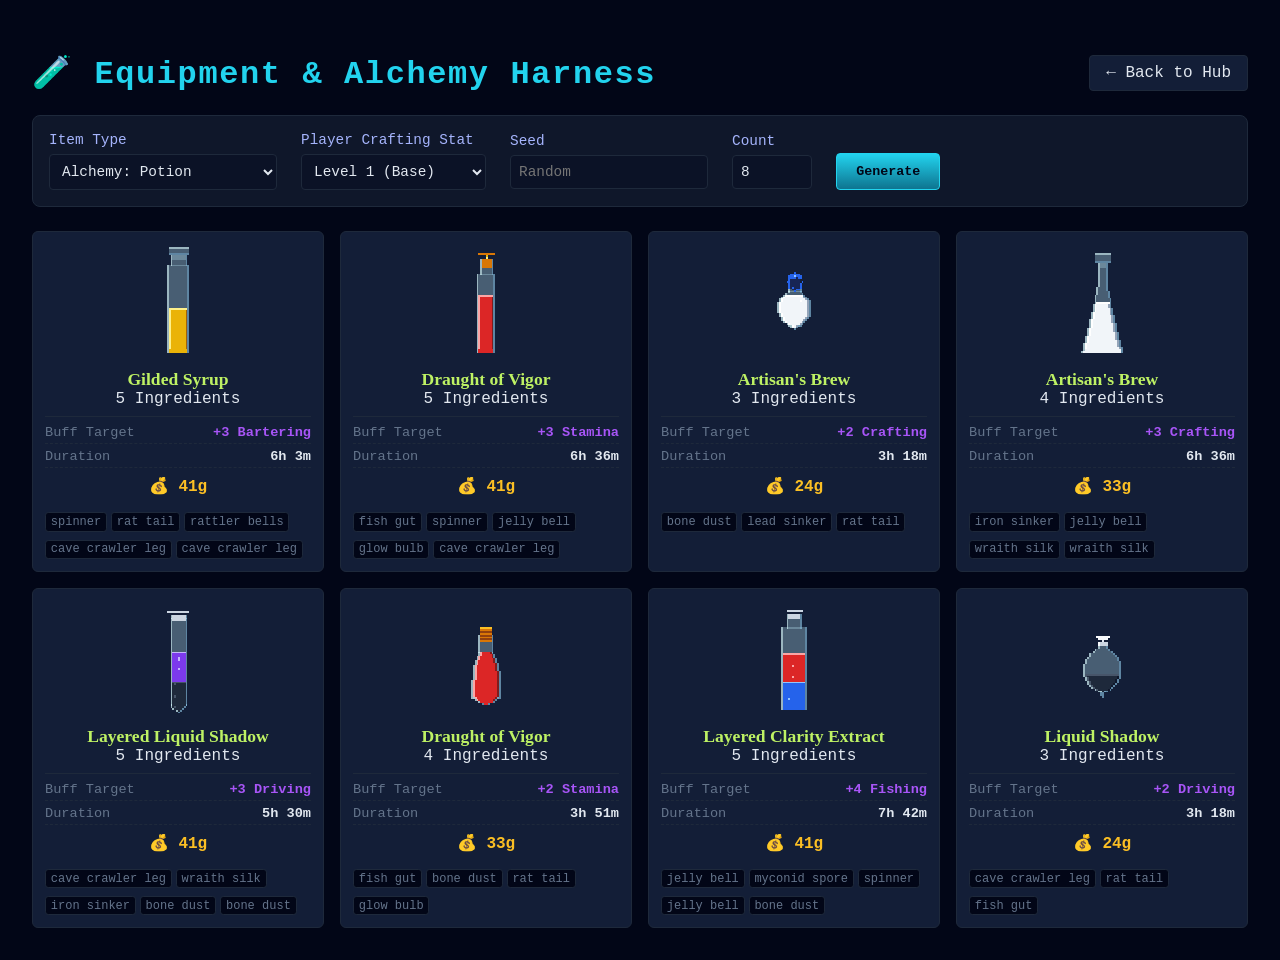
<file: harness_equipment.html>
<!DOCTYPE html>
<html lang="en">
<head>
    <meta charset="UTF-8">
    <meta name="viewport" content="width=device-width, initial-scale=1.0">
    <title>Equipment & Alchemy Harness - Underdark Fishing</title>
    <link rel="stylesheet" href="style.css">
    <style>
        .control-bar { background: var(--panel); border: 1px solid var(--border); padding: 1rem; border-radius: 0.5rem; display: flex; gap: 1.5rem; align-items: center; flex-wrap: wrap; margin-bottom: 1.5rem; }
        .control-bar label { font-size: 0.9rem; color: var(--accent-2); display: flex; flex-direction: column; gap: 0.4rem;}
        .control-bar select, .control-bar input { background: var(--bg-2); border: 1px solid var(--border); color: var(--ink); padding: 0.5rem; border-radius: 0.25rem; font-family: inherit; font-size: 0.9rem; }
        .btn { background: linear-gradient(180deg, #22D3EE, #0E7490); color: #020617; font-weight: bold; border: 1px solid var(--accent); padding: 0.6rem 1.2rem; border-radius: 0.25rem; cursor: pointer; font-family: inherit; text-decoration: none;}
        .btn:hover { filter: brightness(1.1); }
        
        .grid-output { display: grid; gap: 1rem; }
        .item-card { background: var(--panel-2); border: 1px solid var(--border); padding: 0.75rem; border-radius: 0.375rem; text-align: center; }
        .item-card img { width: 100%; image-rendering: pixelated; background: #0b1226; border-radius: 0.25rem; border: 1px solid #1E293B; }
        
        .comparison-card { display: flex; flex-direction: column; gap: 0.5rem; background: var(--panel); border: 1px solid var(--border); padding: 1rem; border-radius: 0.5rem;}
        .comparison-row { display: grid; grid-template-columns: 1fr 1fr; gap: 1rem; }
        
        .tag { display: inline-block; padding: 0.1rem 0.3rem; border-radius: 0.2rem; background: var(--bg); border: 1px solid var(--border); font-size: 0.75rem; color: var(--muted); margin-top: 0.5rem; margin-right: 0.25rem;}
        
        /* Stat formatting */
        .stat-line { font-size: 0.85rem; margin-bottom: 0.3rem; display: flex; justify-content: space-between; align-items: center; border-bottom: 1px dashed var(--border); padding-bottom: 0.2rem; }
        .stat-line span.label { color: var(--muted); }
        .stat-line span.val { font-weight: bold; color: var(--ink); }
        .stat-line span.val.pos { color: var(--glow); }
        .stat-line span.val.magic { color: #A855F7; }
    </style>
</head>
<body>
    <div class="container" style="max-width: 1400px;">
        <div style="display: flex; justify-content: space-between; align-items: center;">
            <h1>🧪 Equipment & Alchemy Harness</h1>
            <a href="index.html" style="background: var(--panel-2); color: var(--ink); border: 1px solid var(--border); padding: 0.5rem 1rem; border-radius: 0.25rem; text-decoration: none;">← Back to Hub</a>
        </div>
        
        <div class="control-bar">
            <label>Item Type
                <select id="item-type">
                    <option value="potion">Alchemy: Potion</option>
                    <option value="bait">Alchemy: Target Bait</option>
                    <option value="lure">Alchemy: Lure</option>
                    <option value="chest">Treasure Chest / Mimic</option>
                    <option value="boat">Boat / Hull</option>
                    <option value="rod">Fishing Rod</option>
                </select>
            </label>
            <label id="chest-state-label" style="display: none;">State Variations
                <select id="chest-state">
                    <option value="side_by_side">Side-by-Side (Normal vs Mimic)</option>
                    <option value="random">Random (Chance of Mimic)</option>
                </select>
            </label>
            <!-- NEW: Crafting Level Control for Alchemy -->
            <label id="craft-level-label">Player Crafting Stat
                <select id="craft-level">
                    <option value="1">Level 1 (Base)</option>
                    <option value="3">Level 3 (Skilled)</option>
                    <option value="5">Level 5 (Master)</option>
                </select>
            </label>
            <label>Seed <input id="seed" type="number" value="" placeholder="Random"/></label>
            <label>Count <input id="count" type="number" value="8" min="1" max="96" style="width:5rem"/></label>
            <button class="btn" id="gen-btn" style="margin-top: 1.3rem;">Generate</button>
        </div>

        <div id="output" class="grid-output"></div>
    </div>

    <script type="module">
        import { createRng } from './js/util/rng.js';
        import { generateChest } from './js/art/chest_generator.js';
        import { generateBoatData } from './js/data/boat_data_generator.js'; 
        import { generateRodData } from './js/data/rod_data_generator.js'; 
        import { LureCrafter } from './js/fishing/lure_crafter.js';
        import { AlchemyCrafter } from './js/fishing/alchemy_crafter.js';

        // Helper mock pool of parts with rarities
        const MOCK_PARTS = [
            { visualId: 'fish_gut', rarity: 'Common', stats: {color:10, sound:0, light:0, weight:0} },
            { visualId: 'bone_dust', rarity: 'Common', stats: {color:0, sound:10, light:0, weight:10} },
            { visualId: 'iron_sinker', rarity: 'Common', stats: {color:0, sound:0, light:0, weight:20} },
            { visualId: 'cave_crawler_leg', rarity: 'Uncommon', stats: {color:0, sound:20, light:0, weight:0} },
            { visualId: 'lead_sinker', rarity: 'Uncommon', stats: {color:0, sound:0, light:0, weight:30} },
            { visualId: 'spinner', rarity: 'Uncommon', stats: {color:0, sound:30, light:20, weight:0} },
            { visualId: 'phosphor_cap', rarity: 'Rare', stats: {color:0, sound:0, light:40, weight:0} },
            { visualId: 'wraith_silk', rarity: 'Rare', stats: {color:0, sound:0, light:10, weight:-30} },
            { visualId: 'myconid_spore', rarity: 'Rare', stats: {color:30, sound:0, light:10, weight:0} },
            { visualId: 'jelly_bell', rarity: 'Rare', stats: {color:20, sound:0, light:20, weight:-20} },
            { visualId: 'rat_tail', rarity: 'Common', stats: {color:0, sound:10, light:0, weight:0} },
            { visualId: 'glow_bulb', rarity: 'Uncommon', stats: {color:0, sound:0, light:30, weight:0} },
            { visualId: 'rattler_bells', rarity: 'Uncommon', stats: {color:0, sound:40, light:0, weight:0} }
        ];

        document.getElementById('item-type').addEventListener('change', (e) => {
            const val = e.target.value;
            document.getElementById('chest-state-label').style.display = val === 'chest' ? 'flex' : 'none';
            document.getElementById('craft-level-label').style.display = ['potion', 'bait', 'lure'].includes(val) ? 'flex' : 'none';
        });

        document.getElementById('gen-btn').addEventListener('click', () => {
            const type = document.getElementById('item-type').value;
            const state = document.getElementById('chest-state').value;
            const craftLevel = parseInt(document.getElementById('craft-level').value);
            
            const baseSeedInput = document.getElementById('seed').value;
            const baseSeed = baseSeedInput ? parseInt(baseSeedInput) : Date.now();
            const count = Math.min(96, parseInt(document.getElementById('count').value) || 8);
            
            const container = document.getElementById('output');
            container.innerHTML = ''; 

            if (type === 'boat') container.style.gridTemplateColumns = 'repeat(auto-fill, minmax(400px, 1fr))';
            else if (type === 'chest' && state === 'side_by_side') container.style.gridTemplateColumns = 'repeat(auto-fill, minmax(320px, 1fr))';
            else container.style.gridTemplateColumns = 'repeat(auto-fill, minmax(260px, 1fr))';

            for (let i = 0; i < count; i++) {
                const seed = (baseSeed + i * 111) >>> 0;
                const rng = createRng(seed);
                
                // Helper to get 3 to 5 random parts
                const getMockParts = () => {
                    const numParts = rng.int(3, 5);
                    const parts = [];
                    for(let p = 0; p < numParts; p++) parts.push(rng.pick(MOCK_PARTS));
                    return parts;
                };

                // === 1. POTION LOGIC ===
                if (type === 'potion') {
                    const parts = getMockParts();
                    const result = AlchemyCrafter.craftPotion(parts, craftLevel, seed);
                    
                    const card = document.createElement('div');
                    card.className = 'item-card';
                    card.style.textAlign = 'left';
                    card.innerHTML = `
                        <div style="text-align: center; border-bottom: 1px solid var(--border); padding-bottom: 0.5rem; margin-bottom: 0.5rem;">
                            <img src="${result.imageDataUrl}" style="width: 120px; border: none; background: transparent;" />
                            <b style="color: var(--glow); display: block; font-family: 'Cinzel', serif; font-size: 1.1rem;">${result.name}</b>
                            <div class="muted small">${parts.length} Ingredients</div>
                        </div>
                        <div class="stat-line"><span class="label">Buff Target</span> <span class="val magic">+${result.buff.amount} ${result.buff.statName}</span></div>
                        <div class="stat-line"><span class="label">Duration</span> <span class="val">${Math.floor(result.buff.durationMins / 60)}h ${result.buff.durationMins % 60}m</span></div>
                        <div style="margin-top: 0.5rem; color: #FBBF24; text-align: center; font-weight: bold;">💰 ${result.basePrice}g</div>
                        <div style="margin-top: 0.5rem;">${parts.map(p => `<span class="tag">${p.visualId.replace(/_/g, ' ')}</span>`).join('')}</div>
                    `;
                    container.appendChild(card);
                }
                
                // === 2. BAIT LOGIC ===
                else if (type === 'bait') {
                    const parts = getMockParts();
                    const result = AlchemyCrafter.craftBait(parts, craftLevel, seed);
                    
                    const card = document.createElement('div');
                    card.className = 'item-card';
                    card.style.textAlign = 'left';
                    card.innerHTML = `
                        <div style="text-align: center; border-bottom: 1px solid var(--border); padding-bottom: 0.5rem; margin-bottom: 0.5rem;">
                            <img src="${result.imageDataUrl}" style="width: 120px; border: none; background: transparent;" />
                            <b style="color: var(--warn); display: block; font-family: 'Cinzel', serif; font-size: 1.1rem;">${result.name}</b>
                            <div class="muted small">${parts.length} Ingredients</div>
                        </div>
                        <div class="stat-line"><span class="label">Attracts</span> <span class="val">${result.targetFamily}</span></div>
                        <div class="stat-line"><span class="label">Casts Remaining</span> <span class="val">${result.charges}</span></div>
                        <div class="stat-line"><span class="label">Rarity Boost</span> <span class="val pos">+${result.rarityBoostPct}%</span></div>
                        <div style="margin-top: 0.5rem; color: #FBBF24; text-align: center; font-weight: bold;">💰 ${result.basePrice}g</div>
                        <div style="margin-top: 0.5rem;">${parts.map(p => `<span class="tag">${p.visualId.replace(/_/g, ' ')}</span>`).join('')}</div>
                    `;
                    container.appendChild(card);
                }

                // === 3. LURE LOGIC ===
                else if (type === 'lure') {
                    const parts = getMockParts();
                    const result = LureCrafter.craft(parts, craftLevel, seed);
                    
                    const card = document.createElement('div');
                    card.className = 'item-card';
                    card.style.textAlign = 'left';
                    card.innerHTML = `
                        <div style="text-align: center; border-bottom: 1px solid var(--border); padding-bottom: 0.5rem; margin-bottom: 0.5rem;">
                            <img src="${result.imageDataUrl}" style="width: 120px; border: none; background: transparent;" />
                            <b style="color: var(--accent); display: block; font-family: 'Cinzel', serif; font-size: 1.1rem;">${result.name}</b>
                            <div class="muted small">${parts.length} Ingredients</div>
                        </div>
                        <div class="stat-line"><span class="label">Durability</span> <span class="val">${result.durability} Casts</span></div>
                        <div class="stat-line"><span class="label">Color</span> <span class="val">${result.stats.color}</span></div>
                        <div class="stat-line"><span class="label">Sound</span> <span class="val">${result.stats.sound}</span></div>
                        <div class="stat-line"><span class="label">Light</span> <span class="val">${result.stats.light}</span></div>
                        <div class="stat-line"><span class="label">Weight</span> <span class="val">${result.stats.weight}</span></div>
                        <div style="margin-top: 0.5rem; color: #FBBF24; text-align: center; font-weight: bold;">💰 ${result.basePrice}g</div>
                    `;
                    container.appendChild(card);
                }

                // === OLD GENERATORS (CHEST, BOAT, ROD) Remain the same ... ===
                // (Omitted here for brevity, they match your existing harness logic)
                else if (type === 'rod') {
                    const result = generateRodData({ rng });
                    const card = document.createElement('div');
                    card.className = 'item-card';
                    card.style.textAlign = 'left';
                    card.innerHTML = `
                        <div style="text-align: center;">
                            <img src="${result.art.imageDataUrl}" style="width: 120px; border: none; background: transparent;" />
                            <b style="color: var(--ink); display: block;">${result.identity.name}</b>
                        </div>
                    `;
                    container.appendChild(card);
                }
            }
        });

        // Trigger on load
        document.getElementById('gen-btn').click();
    </script>
</body>
</html>
</file>
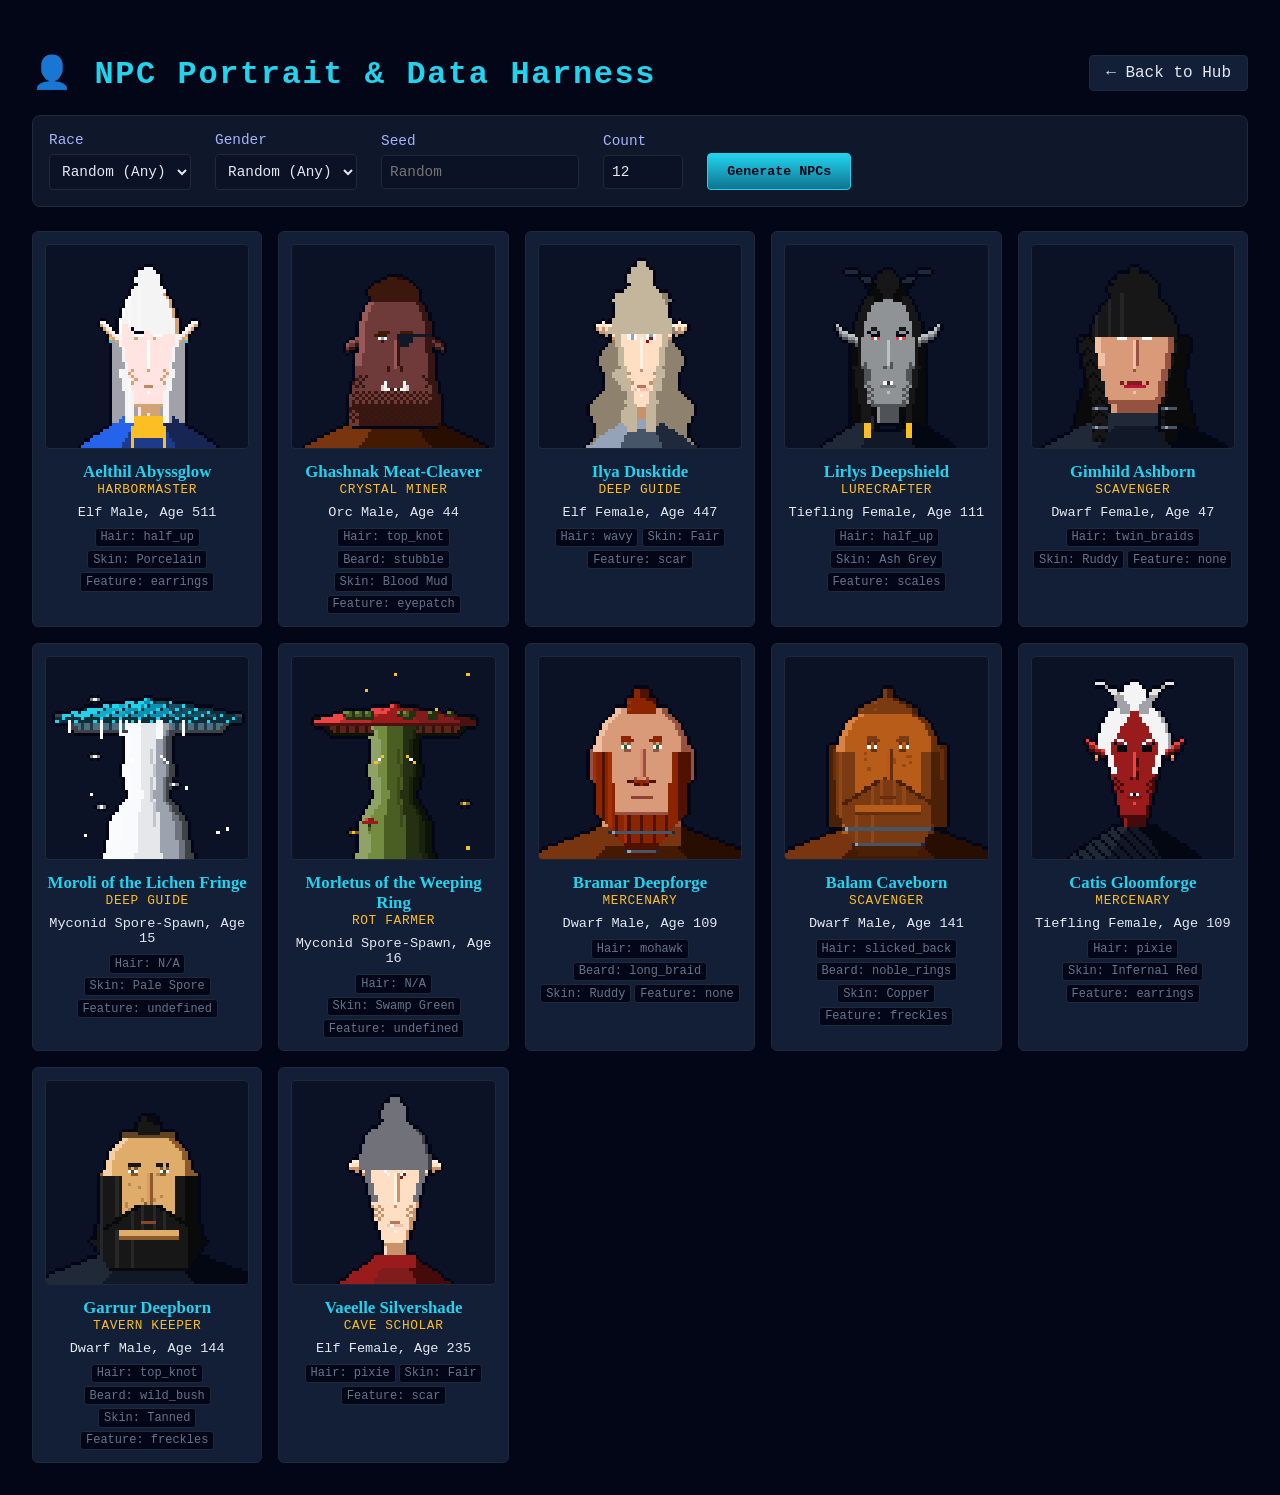
<file: harness_npc.html>
<!DOCTYPE html>
<html lang="en">
<head>
    <meta charset="UTF-8">
    <meta name="viewport" content="width=device-width, initial-scale=1.0">
    <title>NPC Portrait Harness - Underdark Fishing</title>
    <link rel="stylesheet" href="style.css">
    <style>
        .control-bar {
            background: var(--panel); border: 1px solid var(--border);
            padding: 1rem; border-radius: 0.5rem; display: flex; gap: 1.5rem;
            align-items: center; flex-wrap: wrap; margin-bottom: 1.5rem;
        }
        .control-bar label { font-size: 0.9rem; color: var(--accent-2); display: flex; flex-direction: column; gap: 0.4rem;}
        .control-bar select, .control-bar input {
            background: var(--bg-2); border: 1px solid var(--border); color: var(--ink);
            padding: 0.5rem; border-radius: 0.25rem; font-family: inherit; font-size: 0.9rem;
        }
        .btn {
            background: linear-gradient(180deg, #22D3EE, #0E7490); color: #020617; font-weight: bold; border: 1px solid var(--accent);
            padding: 0.6rem 1.2rem; border-radius: 0.25rem; cursor: pointer; font-family: inherit; text-decoration: none;
        }
        .btn:hover { filter: brightness(1.1); }
        
        .portraits { display: grid; grid-template-columns: repeat(auto-fill, minmax(220px, 1fr)); gap: 1rem; }
        .portrait-card { background: var(--panel-2); border: 1px solid var(--border); padding: 0.75rem; border-radius: 0.375rem; }
        .portrait-card img { width: 100%; image-rendering: pixelated; background: #0b1226; border-radius: 0.25rem; border: 1px solid #1E293B; }
        
        .npc-info { margin-top: 0.5rem; text-align: center; }
        .npc-name { display: block; font-size: 1.05rem; color: var(--accent); font-weight: bold; font-family: 'Cinzel', serif; }
        .npc-lore { color: var(--ink); font-size: 0.85rem; margin-top: 0.2rem; }
        .npc-profession { color: #FBBF24; font-size: 0.8rem; text-transform: uppercase; letter-spacing: 0.05em; margin-bottom: 0.5rem; }
        
        .meta { color: var(--muted); font-size: 0.75rem; display: flex; flex-wrap: wrap; justify-content: center; gap: 0.2rem; margin-top: 0.5rem; }
        .tag { display: inline-block; padding: 0.1rem 0.3rem; border-radius: 0.2rem; background: var(--bg); border: 1px solid var(--border); }
    </style>
</head>
<body>
    <div class="container" style="max-width: 1400px;">
        <div style="display: flex; justify-content: space-between; align-items: center;">
            <h1>👤 NPC Portrait & Data Harness</h1>
            <a href="index.html" style="background: var(--panel-2); color: var(--ink); border: 1px solid var(--border); padding: 0.5rem 1rem; border-radius: 0.25rem; text-decoration: none;">← Back to Hub</a>
        </div>
        
        <div class="control-bar">
            <label>Race
                <select id="race">
                    <option value="Any">Random (Any)</option>
                    <option value="Human">Human</option>
                    <option value="Dwarf">Dwarf</option>
                    <option value="Elf">Elf</option>
                    <option value="Orc">Orc</option>
                    <option value="Tiefling">Tiefling</option> <!-- NEW -->
                    <option value="Myconid">Myconid</option>   <!-- NEW -->
                </select>
            </label>
            <label>Gender
                <select id="gender">
                    <option value="Any">Random (Any)</option>
                    <option value="Male">Male</option>
                    <option value="Female">Female</option>
                </select>
            </label>
            <label>Seed <input id="seed" type="number" value="" placeholder="Random"/></label>
            <label>Count <input id="count" type="number" value="12" min="1" max="96" style="width:5rem"/></label>
            <button class="btn" id="gen-btn" style="margin-top: 1.3rem;">Generate NPCs</button>
        </div>

        <div id="portraits" class="portraits"></div>
    </div>

    <!-- Script uses our new Data Generator Wrapper -->
    <script type="module">
        import { generateNPCData } from './js/data/npc_data_generator.js';

        document.getElementById('gen-btn').addEventListener('click', () => {
            const requestedRace = document.getElementById('race').value;
            const requestedGender = document.getElementById('gender').value;
            
            const baseSeedInput = document.getElementById('seed').value;
            const baseSeed = baseSeedInput ? parseInt(baseSeedInput) : Date.now();
            const count = Math.min(96, parseInt(document.getElementById('count').value) || 12);
            
            const container = document.getElementById('portraits');
            container.innerHTML = ''; 

            for (let i = 0; i < count; i++) {
                const seed = (baseSeed + i * 202) >>> 0;
                
                // Call the Master Data Generator
                const npc = generateNPCData({ 
                    seed: seed, 
                    race: requestedRace, 
                    gender: requestedGender 
                });
                
                const card = document.createElement('div');
                card.className = 'portrait-card';
                
                if (npc.imageDataUrl) {
                    card.innerHTML = `
                        <img src="${npc.imageDataUrl}" alt="${npc.name}" />
                        <div class="npc-info">
                            <span class="npc-name">${npc.name}</span>
                            <div class="npc-profession">${npc.archetype}</div>
                            <div class="npc-lore">${npc.race} ${npc.gender}, Age ${npc.age}</div>
                        </div>
                        <div class="meta">
                            <span class="tag">Hair: ${npc.artData.hairStyle || 'N/A'}</span>
                            ${npc.artData.beardStyle !== 'none' && npc.artData.beardStyle ? `<span class="tag">Beard: ${npc.artData.beardStyle}</span>` : ''}
                            <span class="tag">Skin: ${npc.palettes.skin}</span>
                            <span class="tag">Feature: ${npc.artData.feature}</span>
                        </div>
                    `;
                } else {
                    card.innerHTML = `<p style="color:var(--warn)">Generator Missing for ${npc.race} ${npc.gender}</p>`;
                }
                
                container.appendChild(card);
            }
        });

        // Trigger on load
        document.getElementById('gen-btn').click();
    </script>
</body>
</html>
</file>
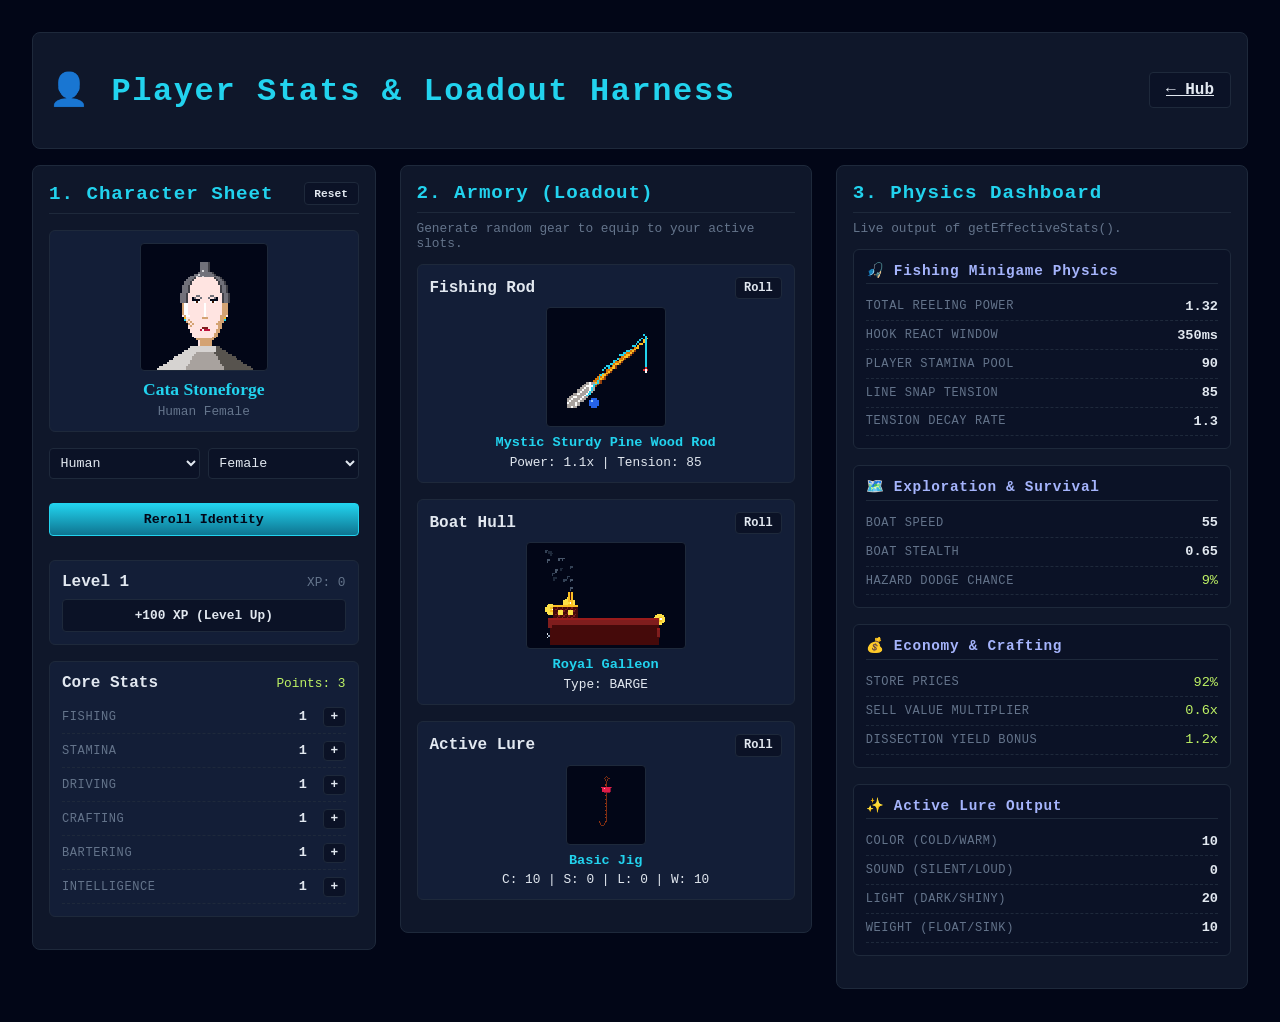
<file: harness_player.html>
<!DOCTYPE html>
<html lang="en">
<head>
    <meta charset="UTF-8">
    <meta name="viewport" content="width=device-width, initial-scale=1.0">
    <title>Player Harness - Underdark Fishing</title>
    <link rel="stylesheet" href="style.css">
    <style>
        .layout-grid {
            display: grid;
            grid-template-columns: 1fr 1.2fr 1.2fr;
            gap: 1.5rem;
            margin-top: 1rem;
            align-items: start;
        }
        .panel-col {
            background: var(--panel);
            border: 1px solid var(--border);
            border-radius: 0.5rem;
            padding: 1rem;
            min-height: 80vh;
        }
        .panel-col h2 { font-size: 1.2rem; border-bottom: 1px solid var(--border); padding-bottom: 0.5rem; margin-top: 0;}
        
        .char-card, .gear-card {
            background: var(--panel-2);
            border: 1px solid var(--border);
            padding: 0.75rem;
            border-radius: 0.375rem;
            margin-bottom: 1rem;
        }
        .char-card img { width: 128px; height: 128px; image-rendering: pixelated; background: #020617; border-radius: 0.25rem; border: 1px solid #1E293B; margin: 0 auto; display: block; }
        .gear-card img { width: 100%; max-width: 160px; image-rendering: pixelated; background: #020617; border-radius: 0.25rem; border: 1px solid #1E293B; display: block; margin: 0 auto 0.5rem; }
        
        .stat-row { display: flex; justify-content: space-between; align-items: center; padding: 0.4rem 0; border-bottom: 1px dashed var(--border); font-size: 0.85rem;}
        .stat-name { color: var(--muted); text-transform: uppercase; letter-spacing: 0.05em; font-size: 0.75rem; }
        .stat-val { font-weight: bold; color: var(--ink); }
        .pos { color: var(--glow); }
        .neg { color: var(--warn); }
        
        .btn { background: var(--bg-2); border: 1px solid var(--border); color: var(--ink); padding: 0.5rem 1rem; border-radius: 0.25rem; cursor: pointer; font-family: inherit; font-weight: bold; }
        .btn:hover:not(:disabled) { border-color: var(--accent); color: var(--accent); }
        .btn:disabled { opacity: 0.3; cursor: not-allowed; }
        .btn.primary { background: linear-gradient(180deg, #22D3EE, #0E7490); color: #020617; border-color: var(--accent); }
        
        .top-bar { display: flex; justify-content: space-between; align-items: center; background: var(--panel); padding: 1rem; border-radius: 0.5rem; border: 1px solid var(--border); }
        
        select, input[type="text"] { background: var(--bg-2); border: 1px solid var(--border); color: var(--ink); padding: 0.4rem; border-radius: 0.25rem; font-family: inherit; width: 100%; margin-bottom: 0.5rem;}
        
        .dashboard-group { background: var(--bg-2); border: 1px solid var(--border); padding: 0.75rem; border-radius: 0.375rem; margin-bottom: 1rem; }
        .dashboard-group h3 { margin-top: 0; color: var(--accent-2); font-size: 0.9rem; border-bottom: 1px solid var(--border); padding-bottom: 0.3rem; margin-bottom: 0.5rem;}
    </style>
</head>
<body>
    <div class="container" style="max-width: 1400px;">
        <div class="top-bar">
            <h1>👤 Player Stats & Loadout Harness</h1>
            <a href="index.html" class="btn" style="width: auto; margin:0;">← Hub</a>
        </div>

        <div class="layout-grid">
            <!-- COL 1: CHARACTER SHEET -->
            <div class="panel-col">
                <div style="display: flex; justify-content: space-between; align-items: center; border-bottom: 1px solid var(--border); padding-bottom: 0.5rem; margin-bottom: 1rem;">
                    <h2 style="border: none; padding: 0; margin: 0;">1. Character Sheet</h2>
                    <button class="btn" id="btn-reset" style="padding: 0.3rem 0.6rem; font-size: 0.7rem;">Reset</button>
                </div>
                
                <div class="char-card">
                    <img id="char-portrait" src="[data-uri]" />
                    <div style="text-align: center; margin-top: 0.5rem;">
                        <b id="char-name" style="color: var(--accent); font-size:1.1rem; font-family: 'Cinzel', serif;">Angler</b>
                        <div id="char-lore" style="font-size: 0.8rem; color: var(--muted); margin-top: 0.2rem;">Human Female</div>
                    </div>
                </div>

                <div style="display: flex; gap: 0.5rem; margin-bottom: 1rem;">
                    <select id="char-race"><option value="Human">Human</option><option value="Dwarf">Dwarf</option><option value="Elf">Elf</option><option value="Orc">Orc</option></select>
                    <select id="char-gender"><option value="Female">Female</option><option value="Male">Male</option></select>
                </div>
                <button class="btn primary" id="btn-reroll" style="width: 100%; margin-bottom: 1.5rem;">Reroll Identity</button>

                <div class="char-card">
                    <div style="display: flex; justify-content: space-between; align-items: center; margin-bottom: 0.5rem;">
                        <b style="color: var(--ink);">Level <span id="char-lvl">1</span></b>
                        <span style="font-size: 0.8rem; color: var(--muted);">XP: <span id="char-xp">0</span></span>
                    </div>
                    <button class="btn" id="btn-add-xp" style="width: 100%; font-size: 0.8rem;">+100 XP (Level Up)</button>
                </div>

                <div class="char-card">
                    <div style="display: flex; justify-content: space-between; align-items: center; margin-bottom: 0.5rem;">
                        <b>Core Stats</b>
                        <span style="font-size: 0.8rem; color: var(--glow);">Points: <span id="char-pts">5</span></span>
                    </div>
                    <div id="stat-container">
                        <!-- Populated by JS -->
                    </div>
                </div>
            </div>

            <!-- COL 2: ARMORY / LOADOUT -->
            <div class="panel-col">
                <h2>2. Armory (Loadout)</h2>
                <p style="font-size: 0.8rem; color: var(--muted); margin-top: -0.5rem;">Generate random gear to equip to your active slots.</p>
                
                <div class="gear-card">
                    <div style="display: flex; justify-content: space-between; align-items: center; margin-bottom: 0.5rem;">
                        <b style="color: var(--ink);">Fishing Rod</b>
                        <button class="btn" id="btn-roll-rod" style="padding: 0.2rem 0.5rem; font-size: 0.75rem;">Roll</button>
                    </div>
                    <div id="slot-rod" style="text-align: center; font-size: 0.85rem; color: var(--muted);">[ Empty ]</div>
                </div>

                <div class="gear-card">
                    <div style="display: flex; justify-content: space-between; align-items: center; margin-bottom: 0.5rem;">
                        <b style="color: var(--ink);">Boat Hull</b>
                        <button class="btn" id="btn-roll-boat" style="padding: 0.2rem 0.5rem; font-size: 0.75rem;">Roll</button>
                    </div>
                    <div id="slot-boat" style="text-align: center; font-size: 0.85rem; color: var(--muted);">[ Empty ]</div>
                </div>

                <div class="gear-card">
                    <div style="display: flex; justify-content: space-between; align-items: center; margin-bottom: 0.5rem;">
                        <b style="color: var(--ink);">Active Lure</b>
                        <button class="btn" id="btn-roll-lure" style="padding: 0.2rem 0.5rem; font-size: 0.75rem;">Roll</button>
                    </div>
                    <div id="slot-lure" style="text-align: center; font-size: 0.85rem; color: var(--muted);">[ Empty ]</div>
                </div>
            </div>

            <!-- COL 3: EFFECTIVE STATS (DASHBOARD) -->
            <div class="panel-col">
                <h2>3. Physics Dashboard</h2>
                <p style="font-size: 0.8rem; color: var(--muted); margin-top: -0.5rem;">Live output of <code>getEffectiveStats()</code>.</p>
                
                <div id="dashboard-container">
                    <!-- Populated by JS -->
                </div>
            </div>
        </div>
    </div>

    <!-- ES Module Script -->
    <script type="module">
        import { createRng } from './js/util/rng.js';
        import { PlayerEngine } from './js/data/player_data.js';
        import { generateNPCData } from './js/data/npc_data_generator.js';
        import { generateRodData } from './js/data/rod_data_generator.js';
        import { generateBoatData } from './js/data/boat_data_generator.js';
        import { generateLure } from './js/art/lure_generator.js';

        let player = PlayerEngine.createPlayer();

        // --- UI BINDINGS ---
        
        function initHarness() {
            document.getElementById('btn-reroll').addEventListener('click', rollIdentity);
            document.getElementById('btn-reset').addEventListener('click', () => {
                player = PlayerEngine.createPlayer();
                rollIdentity();
            });
            document.getElementById('btn-add-xp').addEventListener('click', () => {
                PlayerEngine.addXp(player, 100);
                updateUI();
            });

            document.getElementById('btn-roll-rod').addEventListener('click', () => {
                const rod = generateRodData({ seed: Date.now() });
                PlayerEngine.equipItem(player, 'rod', rod);
                updateUI();
            });

            document.getElementById('btn-roll-boat').addEventListener('click', () => {
                const boat = generateBoatData({ seed: Date.now() }); // Use the data wrapper now!
                PlayerEngine.equipItem(player, 'boat', boat);
                updateUI();
            });

            document.getElementById('btn-roll-lure').addEventListener('click', () => {
                const rng = createRng(Date.now());
                const art = generateLure({ rng });
                // Mock a generated lure object matching our spec
                const lure = {
                    id: `lure_${Date.now()}`,
                    name: art.name,
                    imageDataUrl: art.imageDataUrl,
                    stats: {
                        color: rng.int(-100, 100),
                        sound: rng.int(-100, 100),
                        light: rng.int(-100, 100),
                        weight: rng.int(-100, 100)
                    }
                };
                PlayerEngine.equipItem(player, 'lure', lure);
                updateUI();
            });

            rollIdentity();
        }

        function rollIdentity() {
            const race = document.getElementById('char-race').value;
            const gender = document.getElementById('char-gender').value;
            const npc = generateNPCData({ seed: Date.now(), race, gender });
            
            player.identity.name = npc.name;
            player.identity.race = npc.race;
            player.identity.gender = npc.gender;
            player.identity.portraitData = npc.imageDataUrl;
            
            updateUI();
        }

        // --- RENDERING ---

        function updateUI() {
            // 1. Update Character Sheet
            document.getElementById('char-portrait').src = player.identity.portraitData;
            document.getElementById('char-name').innerText = player.identity.name;
            document.getElementById('char-lore').innerText = `${player.identity.race} ${player.identity.gender}`;
            
            document.getElementById('char-lvl').innerText = player.vitals.level;
            document.getElementById('char-xp').innerText = player.vitals.xp;
            document.getElementById('char-pts').innerText = player.availablePoints;

            // Render Stats List
            const statCont = document.getElementById('stat-container');
            statCont.innerHTML = '';
            for (const [key, val] of Object.entries(player.stats)) {
                const div = document.createElement('div');
                div.className = 'stat-row';
                div.innerHTML = `
                    <span class="stat-name">${key}</span>
                    <div>
                        <span class="stat-val" style="margin-right: 0.5rem;">${val}</span>
                        <!-- CHANGED HERE: Disable button at 5 instead of 10 -->
                        <button class="btn" style="padding: 0.1rem 0.4rem; font-size: 0.8rem;" ${player.availablePoints === 0 || val >= 5 ? 'disabled' : ''}>+</button>
                    </div>
                `;
                div.querySelector('button').addEventListener('click', () => {
                    PlayerEngine.allocateStat(player, key);
                    updateUI();
                });
                statCont.appendChild(div);
            }

            // 2. Update Armory Slots
            renderSlot('rod', player.gear.rod, (rod) => `
                <img src="${rod.art.imageDataUrl}" style="width: 120px;" />
                <b style="color: var(--accent);">${rod.identity.name}</b>
                <div style="font-size: 0.8rem; margin-top: 0.3rem;">Power: ${rod.stats.power}x | Tension: ${rod.stats.maxTension}</div>
            `);

            renderSlot('boat', player.gear.boat, (boat) => `
                <img src="${boat.art.profileDataUrl}" style="width: 160px;" />
                <b style="color: var(--accent);">${boat.identity.name}</b>
                <div style="font-size: 0.8rem; margin-top: 0.3rem;">Type: ${boat.art.boatType.toUpperCase()}</div>
            `);

            renderSlot('lure', player.gear.lure, (lure) => `
                <img src="${lure.imageDataUrl}" style="width: 80px;" />
                <b style="color: var(--accent);">${lure.name}</b>
                <div style="font-size: 0.8rem; margin-top: 0.3rem;">C: ${lure.stats.color} | S: ${lure.stats.sound} | L: ${lure.stats.light} | W: ${lure.stats.weight}</div>
            `);

            // 3. Update Dashboard
            const eff = PlayerEngine.getEffectiveStats(player);
            const dash = document.getElementById('dashboard-container');
            
            const fmt = (val, isBonus=false) => {
                if (isBonus && val > 1.0) return `<span class="pos">${val}x</span>`;
                if (isBonus && val < 1.0) return `<span class="pos">${val}x</span>`; // Assuming discounts
                return `<span class="stat-val">${val}</span>`;
            };

            dash.innerHTML = `
                <div class="dashboard-group">
                    <h3>🎣 Fishing Minigame Physics</h3>
                    <div class="stat-row"><span class="stat-name">Total Reeling Power</span> ${fmt(eff.minigame.power)}</div>
                    <div class="stat-row"><span class="stat-name">Hook React Window</span> ${fmt(eff.minigame.hookWindowMs + 'ms')}</div>
                    <div class="stat-row"><span class="stat-name">Player Stamina Pool</span> ${fmt(eff.minigame.stamina)}</div>
                    <div class="stat-row"><span class="stat-name">Line Snap Tension</span> ${fmt(eff.minigame.maxTension)}</div>
                    <div class="stat-row"><span class="stat-name">Tension Decay Rate</span> ${fmt(eff.minigame.flexibility)}</div>
                </div>
                <div class="dashboard-group">
                    <h3>🗺️ Exploration & Survival</h3>
                    <div class="stat-row"><span class="stat-name">Boat Speed</span> ${fmt(eff.exploration.speed)}</div>
                    <div class="stat-row"><span class="stat-name">Boat Stealth</span> ${fmt(eff.exploration.stealth)}</div>
                    <div class="stat-row"><span class="stat-name">Hazard Dodge Chance</span> <span class="pos">${Math.round(eff.exploration.hazardDodgeChance * 100)}%</span></div>
                </div>
                <div class="dashboard-group">
                    <h3>💰 Economy & Crafting</h3>
                    <div class="stat-row"><span class="stat-name">Store Prices</span> <span class="pos">${Math.round(eff.economy.discountMultiplier * 100)}%</span></div>
                    <div class="stat-row"><span class="stat-name">Sell Value Multiplier</span> <span class="pos">${eff.economy.sellMultiplier}x</span></div>
                    <div class="stat-row"><span class="stat-name">Dissection Yield Bonus</span> <span class="pos">${eff.economy.dissectionBudgetMult}x</span></div>
                </div>
                <div class="dashboard-group">
                    <h3>✨ Active Lure Output</h3>
                    <div class="stat-row"><span class="stat-name">Color (Cold/Warm)</span> <span class="stat-val">${eff.activeLure.color}</span></div>
                    <div class="stat-row"><span class="stat-name">Sound (Silent/Loud)</span> <span class="stat-val">${eff.activeLure.sound}</span></div>
                    <div class="stat-row"><span class="stat-name">Light (Dark/Shiny)</span> <span class="stat-val">${eff.activeLure.light}</span></div>
                    <div class="stat-row"><span class="stat-name">Weight (Float/Sink)</span> <span class="stat-val">${eff.activeLure.weight}</span></div>
                </div>
            `;
        }

        function renderSlot(id, data, formatFn) {
            const el = document.getElementById(`slot-${id}`);
            if (data) {
                el.innerHTML = formatFn(data);
                el.style.color = "var(--ink)";
            } else {
                el.innerHTML = "[ Empty ]";
                el.style.color = "var(--muted)";
            }
        }

        // Run
        initHarness();
    </script>
</body>
</html>
</file>
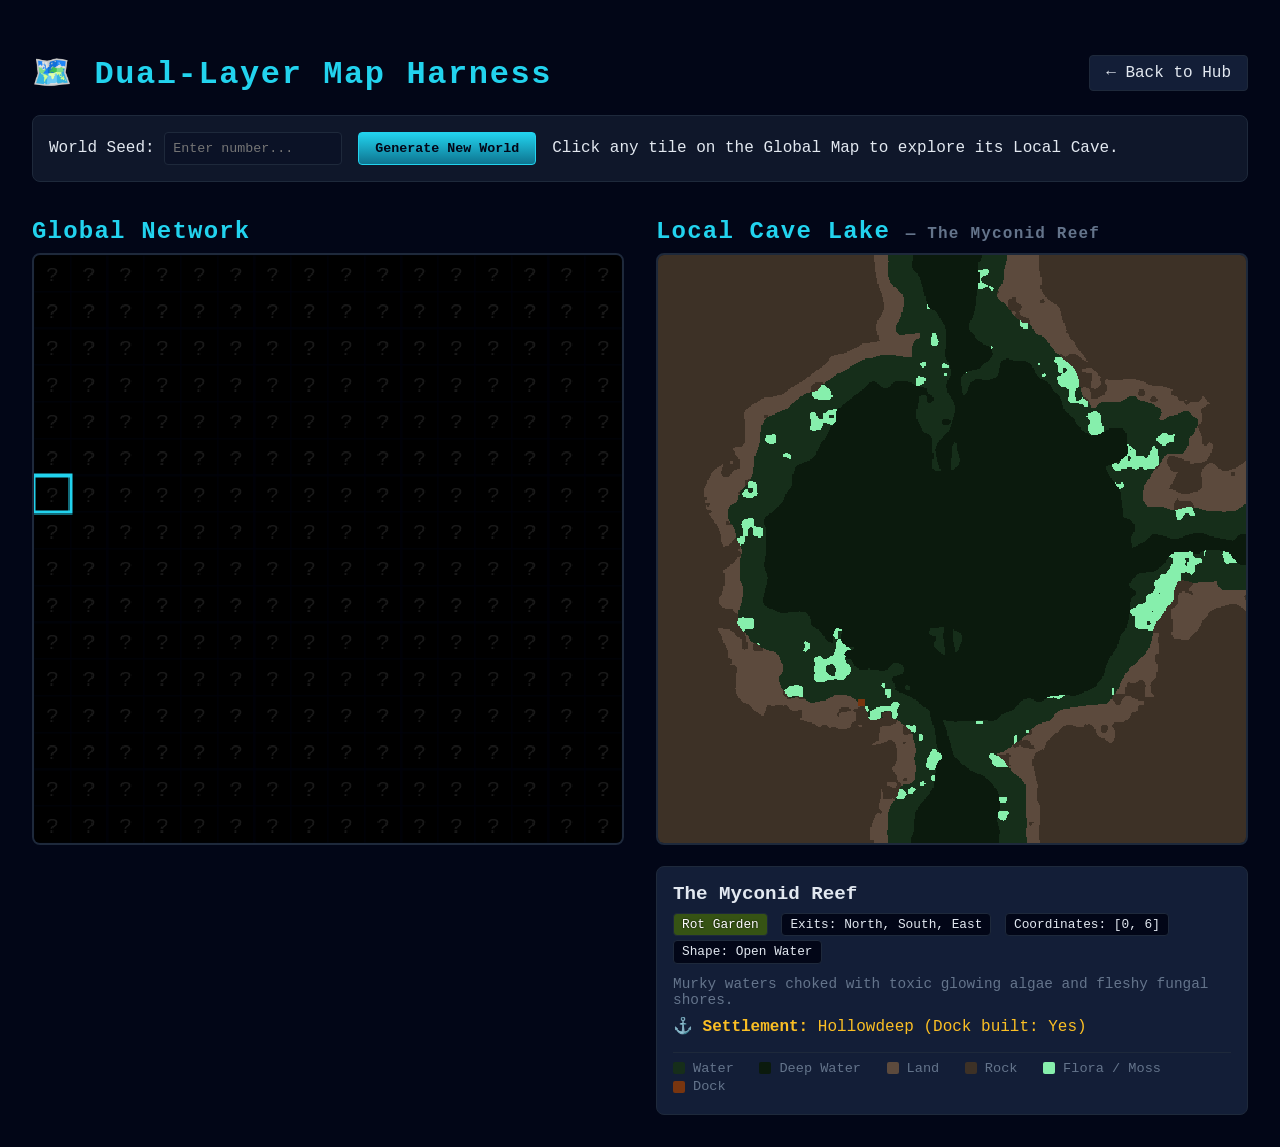
<file: map_harness.html>
<!DOCTYPE html>
<html lang="en">
<head>
    <meta charset="UTF-8">
    <meta name="viewport" content="width=device-width, initial-scale=1.0">
    <title>Map Harness - Underdark Fishing</title>
    <link rel="stylesheet" href="style.css">
    <style>
        .map-container {
            display: grid;
            grid-template-columns: 1fr 1fr;
            gap: 2rem;
            margin-top: 1rem;
        }
        canvas {
            background-color: var(--bg-2);
            border: 2px solid var(--border);
            border-radius: 0.5rem;
            width: 100%;
            aspect-ratio: 1; /* Keep canvases perfectly square */
            image-rendering: pixelated;
            cursor: crosshair;
        }
        .info-panel {
            background: var(--panel-2);
            border: 1px solid var(--border);
            padding: 1rem;
            border-radius: 0.5rem;
            margin-top: 1rem;
        }
        .controls {
            display: flex;
            gap: 1rem;
            align-items: center;
            background: var(--panel);
            padding: 1rem;
            border-radius: 0.5rem;
            border: 1px solid var(--border);
        }
        .controls input {
            background: var(--bg-2); border: 1px solid var(--border); color: var(--ink);
            padding: 0.5rem; border-radius: 0.25rem; font-family: inherit;
        }
        .btn {
            background: linear-gradient(180deg, #22D3EE, #0E7490); 
            color: #020617; font-weight: bold; border: 1px solid var(--accent);
            padding: 0.5rem 1rem; border-radius: 0.25rem; cursor: pointer; font-family: inherit;
            text-decoration: none;
        }
        .tag {
            display: inline-block; padding: 0.2rem 0.5rem; border-radius: 0.25rem; 
            font-size: 0.8rem; background: var(--bg); border: 1px solid var(--border);
            margin-right: 0.25rem; margin-bottom: 0.25rem;
        }
        .tag.biome { color: #fff; text-shadow: 0 0 2px #000; }
        .legend-item { display: inline-flex; align-items: center; gap: 0.5rem; font-size: 0.85rem; color: var(--muted); margin-right: 1rem; }
        .legend-color { width: 12px; height: 12px; border-radius: 2px; }
    </style>
</head>
<body>
    <div class="container" style="max-width: 1400px;">
        <div style="display: flex; justify-content: space-between; align-items: center;">
            <h1>🗺️ Dual-Layer Map Harness</h1>
            <a href="index.html" style="background: var(--panel-2); color: var(--ink); border: 1px solid var(--border); padding: 0.5rem 1rem; border-radius: 0.25rem; text-decoration: none;">← Back to Hub</a>
        </div>

        <div class="controls">
            <label>World Seed: <input type="number" id="seed" placeholder="Enter number..." /></label>
            <button id="btn-generate" class="btn">Generate New World</button>
            <span class="muted small">Click any tile on the Global Map to explore its Local Cave.</span>
        </div>

        <div class="map-container">
            <!-- Left Side: Global Map -->
            <div>
                <h2 style="margin-bottom: 0.5rem;">Global Network</h2>
                <canvas id="canvas-global" width="512" height="512"></canvas>
            </div>

            <!-- Right Side: Local Map & Info -->
            <div>
                <h2 style="margin-bottom: 0.5rem;">Local Cave Lake <span id="local-title" style="color: var(--muted); font-size: 1rem;"></span></h2>
                <canvas id="canvas-local" width="512" height="512"></canvas>
                
                <div id="node-info" class="info-panel">
                    <p class="muted">Select a node to view details.</p>
                </div>
            </div>
        </div>
    </div>

    <script type="module">
        import { generateGlobalMap } from './js/exploration/global_map.js';
        import { generateLocalMap } from './js/exploration/local_map.js';
        import { BIOMES } from './js/exploration/biomes.js';
        import { renderGlobalMap, renderLocalMap } from './js/exploration/map_renderer.js';

        let currentWorld = null;
        let selectedNode = null;

        const canvasGlobal = document.getElementById('canvas-global');
        const canvasLocal = document.getElementById('canvas-local');
        const nodeInfo = document.getElementById('node-info');
        const localTitle = document.getElementById('local-title');

        document.getElementById('btn-generate').addEventListener('click', () => {
            const seedInput = document.getElementById('seed').value;
            const seed = seedInput ? parseInt(seedInput) : Date.now();
            
            // 1. Generate Global Map
            currentWorld = generateGlobalMap(seed);
            
            // 2. Select the starting node by default
            selectedNode = currentWorld.nodes[currentWorld.startY][currentWorld.startX];
            
            // 3. Render
            updateDisplay();
        });

        canvasGlobal.addEventListener('mousedown', (e) => {
            if (!currentWorld) return;
            
            // Calculate which tile was clicked based on canvas scaling
            const rect = canvasGlobal.getBoundingClientRect();
            const scaleX = canvasGlobal.width / rect.width;
            const scaleY = canvasGlobal.height / rect.height;
            const px = (e.clientX - rect.left) * scaleX;
            const py = (e.clientY - rect.top) * scaleY;
            
            const tileW = canvasGlobal.width / currentWorld.width;
            const tileH = canvasGlobal.height / currentWorld.height;
            
            const gridX = Math.floor(px / tileW);
            const gridY = Math.floor(py / tileH);

            if (gridX >= 0 && gridX < currentWorld.width && gridY >= 0 && gridY < currentWorld.height) {
                selectedNode = currentWorld.nodes[gridY][gridX];
                updateDisplay();
            }
        });

        function updateDisplay() {
            // Re-render Global Map to show selection box
            renderGlobalMap(canvasGlobal, currentWorld, BIOMES, selectedNode);
            
            if (selectedNode) {
                // Generate and Render Local Map
                const localMap = generateLocalMap(selectedNode, currentWorld.seed);
                const biome = BIOMES[selectedNode.biomeId];
                
                renderLocalMap(canvasLocal, localMap, biome);

                // Update UI Info
                localTitle.textContent = `— ${selectedNode.name}`;
                
                // Format Exits
                const exitsArr =[];
                if (selectedNode.exits.n) exitsArr.push("North");
                if (selectedNode.exits.s) exitsArr.push("South");
                if (selectedNode.exits.e) exitsArr.push("East");
                if (selectedNode.exits.w) exitsArr.push("West");
                
                let exitsText = exitsArr.length > 0 ? exitsArr.join(', ') : "Dead End";
                
                // Format Settlement
                let settlementText = selectedNode.hasSettlement 
                    ? `<div style="margin-top:0.5rem; color: #FBBF24;"><strong>⚓ Settlement:</strong> ${selectedNode.settlementName} (Dock built: ${localMap.dockPlaced ? 'Yes' : 'No'})</div>` 
                    : "";

                // Generate Local Map Legend
                const pal = biome.palette;
                const legendHtml = `
                    <div style="margin-top: 1rem; border-top: 1px solid var(--border); padding-top: 0.5rem;">
                        <span class="legend-item"><div class="legend-color" style="background: ${pal.water}"></div> Water</span>
                        <span class="legend-item"><div class="legend-color" style="background: ${pal.deepWater}"></div> Deep Water</span>
                        <span class="legend-item"><div class="legend-color" style="background: ${pal.land}"></div> Land</span>
                        <span class="legend-item"><div class="legend-color" style="background: ${pal.rock}"></div> Rock</span>
                        <span class="legend-item"><div class="legend-color" style="background: ${pal.flora}"></div> Flora / Moss</span>
                        ${selectedNode.hasSettlement ? `<span class="legend-item"><div class="legend-color" style="background: #78350F"></div> Dock</span>` : ''}
                    </div>
                `;

                // Update info panel
                nodeInfo.innerHTML = `
                <div style="font-size: 1.2rem; color: var(--ink); margin-bottom: 0.5rem;"><strong>${selectedNode.name}</strong></div>
                <span class="tag biome" style="background-color: ${biome.globalColor}">${biome.name}</span>
                <span class="tag">Exits: ${exitsText}</span>
                <span class="tag">Coordinates: [${selectedNode.x}, ${selectedNode.y}]</span>
                
                <!-- ADD THIS LINE HERE -->
                <span class="tag" style="text-transform: capitalize;">Shape: ${localMap.lakeType.replace('_', ' ')}</span>
                
                <div style="margin-top:0.5rem; color: var(--muted); font-size: 0.9rem;">${biome.description}</div>
                ${settlementText}
                ${legendHtml}
            `;
            }
        }

        // Trigger initial generation
        document.getElementById('btn-generate').click();
    </script>
</body>
</html>
</file>
<file: style.css>
:root {
    --bg: #020617;
    --bg-2: #0b1226;
    --panel: #0F172A;
    --panel-2: #131e37;
    --border: #1E293B;
    --ink: #E2E8F0;
    --muted: #64748B;
    --accent: #22D3EE;
    --accent-2: #A5B4FC;
    --glow: #BEF264;
    --warn: #F97316;
}

* { box-sizing: border-box; }
html, body { 
    background: var(--bg); 
    color: var(--ink); 
    margin: 0; 
    font-family: 'Courier New', Courier, monospace; 
}
h1, h2, h3 { color: var(--accent); letter-spacing: 0.05em; }

.container {
    max-width: 1000px;
    margin: 0 auto;
    padding: 2rem;
}

.grid {
    display: grid;
    grid-template-columns: repeat(auto-fit, minmax(250px, 1fr));
    gap: 1rem;
    margin-top: 2rem;
}

.card {
    background: var(--panel);
    border: 1px solid var(--border);
    padding: 1.5rem;
    border-radius: 0.5rem;
    text-decoration: none;
    color: var(--ink);
    transition: all 0.2s;
}

.card:hover {
    border-color: var(--accent);
    background: var(--panel-2);
    transform: translateY(-2px);
    box-shadow: 0 4px 12px rgba(34, 211, 238, 0.1);
}

.card h2 { margin-top: 0; }
.card p { color: var(--muted); font-size: 0.9rem; line-height: 1.4; }
</file>
